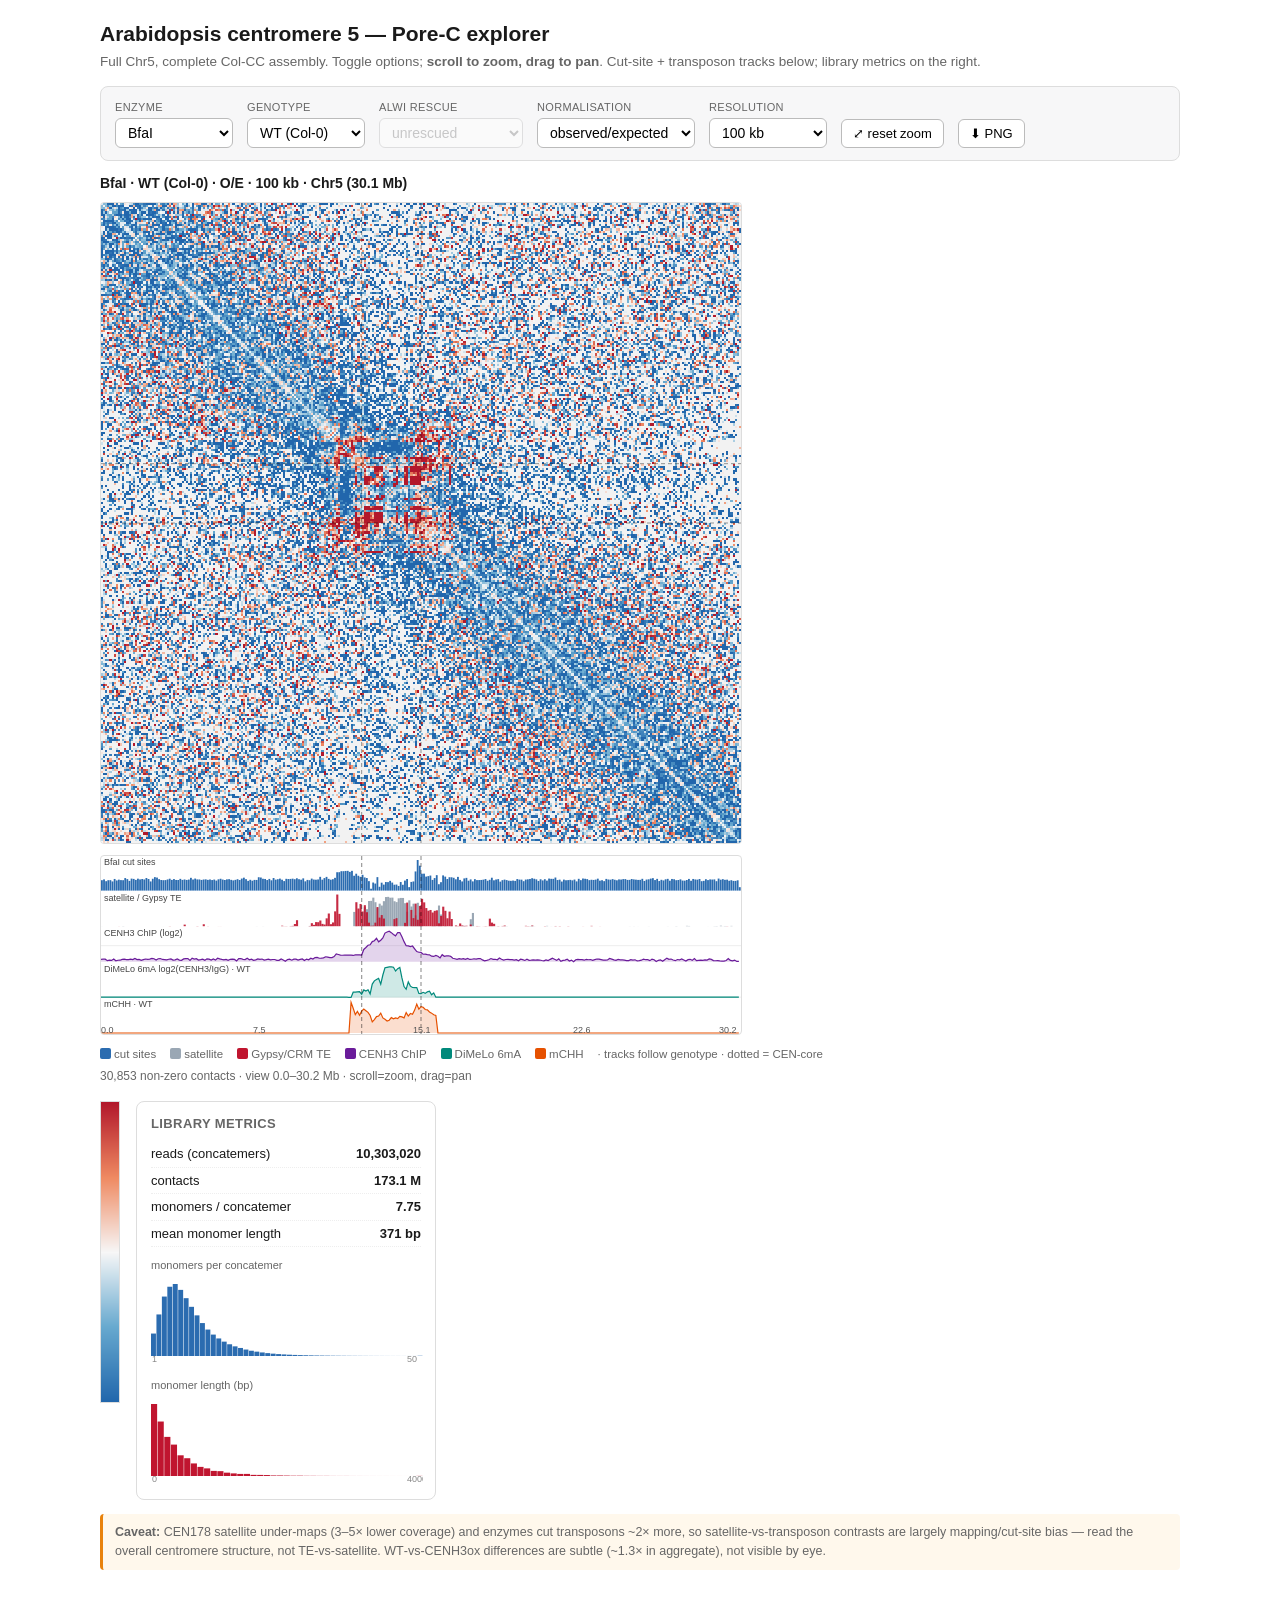
<file: cen5_explorer/index.html>
<!doctype html>
<html lang="en">
<head>
<meta charset="utf-8">
<meta name="viewport" content="width=device-width, initial-scale=1">
<title>Arabidopsis CEN5 Pore-C explorer</title>
<style>
  :root{--ink:#1a1a1a;--mut:#666;--line:#ddd;--box:#f7f7f8;--accent:#c0152f}
  *{box-sizing:border-box}
  body{font:15px/1.5 -apple-system,Segoe UI,Roboto,Helvetica,Arial,sans-serif;color:var(--ink);margin:0 auto;padding:18px 20px 60px;max-width:1120px}
  h1{font-size:21px;margin:0 0 2px} .sub{color:var(--mut);font-size:13.5px;margin:0 0 14px}
  .controls{display:flex;flex-wrap:wrap;gap:14px;align-items:flex-end;background:var(--box);border:1px solid var(--line);border-radius:8px;padding:12px 14px;margin-bottom:12px}
  .ctl{display:flex;flex-direction:column;gap:3px} .ctl label{font-size:11px;color:var(--mut);text-transform:uppercase;letter-spacing:.03em}
  select{font-size:14px;padding:5px 8px;border:1px solid #bbb;border-radius:6px;background:#fff;min-width:118px}
  select:disabled{opacity:.4}
  button{font-size:13px;padding:6px 11px;border:1px solid #bbb;border-radius:6px;background:#fff;cursor:pointer}
  #title{font-size:14px;font-weight:600;margin:2px 0 8px}
  .wrap{display:flex;gap:16px;align-items:flex-start;flex-wrap:wrap}
  canvas{background:#fff}
  #hm{border:1px solid var(--line);border-radius:4px;cursor:grab;image-rendering:pixelated}
  #hm.drag{cursor:grabbing}
  #tracks{border:1px solid var(--line);border-radius:4px;margin-top:4px}
  #cb{border:1px solid var(--line)}
  .panel{width:300px;border:1px solid var(--line);border-radius:8px;padding:12px 14px;font-size:13px}
  .panel h3{margin:0 0 8px;font-size:13px;text-transform:uppercase;letter-spacing:.03em;color:var(--mut)}
  .m{display:flex;justify-content:space-between;padding:3px 0;border-bottom:1px dotted #eee}
  .m b{font-variant-numeric:tabular-nums}
  .chart{margin-top:10px} .chart .ct{font-size:11px;color:var(--mut);margin-bottom:2px}
  .note{font-size:12.5px;color:var(--mut);background:#fff8ec;border-left:3px solid #e8820c;padding:9px 12px;border-radius:4px;margin-top:14px}
  .legend{font-size:11.5px;color:var(--mut);display:flex;gap:14px;margin-top:5px;flex-wrap:wrap}
  .sw{display:inline-block;width:11px;height:11px;border-radius:2px;vertical-align:-1px;margin-right:3px}
  #status{font-size:12px;color:var(--mut);margin-top:3px}
</style>
</head>
<body>
<h1>Arabidopsis centromere 5 — Pore-C explorer</h1>
<p class="sub">Full Chr5, complete Col-CC assembly. Toggle options; <b>scroll to zoom, drag to pan</b>. Cut-site + transposon tracks below; library metrics on the right.</p>

<div class="controls">
  <div class="ctl"><label>Enzyme</label><select id="enzyme"><option>BfaI</option><option>AlwI</option></select></div>
  <div class="ctl"><label>Genotype</label><select id="geno"><option value="WT">WT (Col-0)</option><option value="OX">CENH3ox</option></select></div>
  <div class="ctl" id="runctl"><label>AlwI run</label><select id="run"></select></div>
  <div class="ctl"><label>AlwI rescue</label><select id="rescue"><option value="unrescued">unrescued</option><option value="rescued">rescued (SA-tag)</option></select></div>
  <div class="ctl"><label>Normalisation</label><select id="norm"><option value="oe">observed/expected</option><option value="raw">raw (log)</option><option value="vc">coverage-balanced</option></select></div>
  <div class="ctl"><label>Resolution</label><select id="res"><option value="100">100 kb</option><option value="50">50 kb</option><option value="25">25 kb</option></select></div>
  <div class="ctl"><label>&nbsp;</label><button id="reset">⤢ reset zoom</button></div>
  <div class="ctl"><label>&nbsp;</label><button id="dl">⬇ PNG</button></div>
</div>

<div id="title">—</div>
<div class="wrap">
  <div>
    <canvas id="hm" width="640" height="640"></canvas>
    <canvas id="tracks" width="640" height="178"></canvas>
    <div class="legend"><span><span class="sw" style="background:#2b6cb0"></span>cut sites</span>
      <span><span class="sw" style="background:#9aa7b4"></span>satellite</span>
      <span><span class="sw" style="background:#c0152f"></span>Gypsy/CRM TE</span>
      <span><span class="sw" style="background:#6a1b9a"></span>CENH3 ChIP</span>
      <span><span class="sw" style="background:#00897b"></span>DiMeLo 6mA</span>
      <span><span class="sw" style="background:#e65100"></span>mCHH</span>
      <span>· tracks follow genotype · dotted = CEN‑core</span></div>
    <div id="status"></div>
  </div>
  <canvas id="cb" width="18" height="300" title="colour scale"></canvas>
  <div class="panel">
    <h3>Library metrics</h3>
    <div class="m"><span>reads (concatemers)</span><b id="m_reads">–</b></div>
    <div class="m"><span>contacts</span><b id="m_contacts">–</b></div>
    <div class="m"><span>monomers / concatemer</span><b id="m_mpc">–</b></div>
    <div class="m"><span>mean monomer length</span><b id="m_len">–</b></div>
    <div class="chart"><div class="ct">monomers per concatemer</div><canvas id="ch_order" width="272" height="86"></canvas></div>
    <div class="chart"><div class="ct">monomer length (bp)</div><canvas id="ch_len" width="272" height="86"></canvas></div>
  </div>
</div>

<div class="note"><b>Caveat:</b> CEN178 satellite under‑maps (3–5× lower coverage) and enzymes cut transposons ~2× more, so satellite‑vs‑transposon contrasts are largely mapping/cut‑site bias — read the overall centromere structure, not TE‑vs‑satellite. WT‑vs‑CENH3ox differences are subtle (~1.3× in aggregate), not visible by eye.</div>

<script>
const E={enzyme:'BfaI',geno:'WT',run:'pooled',rescue:'unrescued',norm:'oe',res:'100'};
const RUNS={WT:['pooled','Sept','May','Apr15','Apr06','ZymoAug'],OX:['Oct']};
function setRuns(){const sel=document.getElementById('run');const rs=RUNS[E.geno];sel.innerHTML=rs.map(r=>`<option>${r}</option>`).join('');if(!rs.includes(E.run))E.run=rs[0];sel.value=E.run;}
function toggleAlwI(){const isA=E.enzyme==='AlwI';document.getElementById('runctl').style.display=isA?'':'none';document.getElementById('rescue').disabled=!isA;}
const cache={}; let MET=null;
const hm=document.getElementById('hm'), hx=hm.getContext('2d');
const tk=document.getElementById('tracks'), tx=tk.getContext('2d');
const off=document.createElement('canvas'); const ox2=off.getContext('2d');
const HS=640, TH=178;
let G=null, view={x0:0,y0:0,w:1};
function fname(){const r=(E.enzyme==='AlwI')?E.rescue:'unrescued';
  return (E.enzyme==='AlwI')?`data/AlwI_${E.geno}_${E.run}_${r}_${E.res}kb.json`:`data/BfaI_${E.geno}_${r}_${E.res}kb.json`;}
async function getJSON(f){ if(cache[f]) return cache[f]; const d=await fetch(f).then(r=>r.json()); cache[f]=d; return d; }
function lerp(a,b,t){return a+(b-a)*t;}
function ramp(s,t){t=Math.max(0,Math.min(1,t));for(let i=0;i<s.length-1;i++){const[p0,c0]=s[i],[p1,c1]=s[i+1];if(t<=p1){const u=(t-p0)/(p1-p0||1);return[lerp(c0[0],c1[0],u),lerp(c0[1],c1[1],u),lerp(c0[2],c1[2],u)];}}return s[s.length-1][1];}
const HIC=[[0,[255,255,255]],[.2,[255,240,224]],[.4,[253,204,138]],[.6,[252,141,89]],[.78,[227,74,51]],[.9,[179,0,0]],[1,[109,0,0]]];
const RDBU=[[0,[33,102,172]],[.25,[103,169,207]],[.5,[247,247,247]],[.75,[239,138,98]],[1,[178,24,43]]];
const hic=t=>ramp(HIC,t), rdbu=t=>ramp(RDBU,t);
function pct(a,p){const s=a.filter(isFinite).sort((x,y)=>x-y);return s.length?s[Math.min(s.length-1,Math.floor(p/100*s.length))]:0;}
const clamp=(v,a,b)=>Math.max(a,Math.min(b,v));

async function compute(){
  toggleAlwI();
  const m=await getJSON(fname()); const t=await getJSON(`data/tracks_${E.res}kb.json`);
  const n=m.n; const M=new Float64Array(n*n);
  for(let k=0;k<m.i.length;k++){const i=m.i[k],j=m.j[k],v=m.v[k];M[i*n+j]=v;M[j*n+i]=v;}
  let disp=new Float64Array(n*n).fill(NaN), cmap,lo,hi,center=false;
  if(E.norm==='raw'||E.norm==='vc'){
    let A=M;
    if(E.norm==='vc'){const cov=new Float64Array(n);for(let i=0;i<n;i++){let s=0;for(let j=0;j<n;j++)s+=M[i*n+j];cov[i]=s;}
      let mc=0,c=0;for(let i=0;i<n;i++)if(cov[i]>0){mc+=cov[i];c++;}mc/=c;A=new Float64Array(n*n);
      for(let i=0;i<n;i++)for(let j=0;j<n;j++)if(M[i*n+j]>0&&cov[i]>0&&cov[j]>0)A[i*n+j]=M[i*n+j]/Math.sqrt(cov[i]*cov[j])*mc;}
    for(let k=0;k<n*n;k++)disp[k]=A[k]>0?Math.log10(1+A[k]):NaN;
    const arr=Array.from(disp); lo=pct(arr,55); hi=pct(arr,99.6); cmap=hic;
  } else {
    const exp=new Float64Array(n),cnt=new Float64Array(n);
    for(let i=0;i<n;i++)for(let j=i;j<n;j++)if(M[i*n+j]>0){exp[j-i]+=M[i*n+j];cnt[j-i]++;}
    for(let d=0;d<n;d++)exp[d]=cnt[d]>0?exp[d]/cnt[d]:NaN;
    for(let i=0;i<n;i++)for(let j=0;j<n;j++){const v=M[i*n+j];disp[i*n+j]=(v>0&&exp[Math.abs(i-j)]>0)?Math.log2(v/exp[Math.abs(i-j)]):NaN;}
    lo=-2;hi=2;cmap=rdbu;center=true;
  }
  off.width=n;off.height=n;const img=ox2.createImageData(n,n);const D=img.data;
  for(let k=0;k<n*n;k++){const v=disp[k];const c=isFinite(v)?cmap((v-lo)/(hi-lo)):[242,242,242];D[k*4]=c[0];D[k*4+1]=c[1];D[k*4+2]=c[2];D[k*4+3]=255;}
  ox2.putImageData(img,0,0);
  G={n,t,cmap,lo,hi,center,nz:m.i.length};
  view={x0:0,y0:0,w:n};
  // colorbar
  const cb=document.getElementById('cb'),cx=cb.getContext('2d');for(let y=0;y<300;y++){const c=cmap(1-y/300);cx.fillStyle=`rgb(${c[0]|0},${c[1]|0},${c[2]|0})`;cx.fillRect(0,y,18,1);}
  draw(); metrics();
  const rn=(E.enzyme==='AlwI')?(' · '+E.run+' · '+E.rescue):'';
  document.getElementById('title').textContent=`${E.enzyme} · ${E.geno==='WT'?'WT (Col-0)':'CENH3ox'}${rn} · ${E.norm==='oe'?'O/E':E.norm==='vc'?'coverage-balanced':'raw(log)'} · ${E.res} kb · Chr5 (${(t.chrlen/1e6).toFixed(1)} Mb)`;
}
function draw(){
  if(!G)return; const {n,t}=G; const sc=HS/view.w;
  hx.clearRect(0,0,HS,HS); hx.imageSmoothingEnabled=false;
  hx.drawImage(off, view.x0, view.y0, view.w, view.w, 0,0, HS,HS);
  hx.strokeStyle='rgba(0,0,0,.4)';hx.setLineDash([4,3]);hx.lineWidth=1;
  for(const b of t.core){const sx=(b-view.x0)*sc, sy=(b-view.y0)*sc;hx.beginPath();hx.moveTo(sx,0);hx.lineTo(sx,HS);hx.moveTo(0,sy);hx.lineTo(HS,sy);hx.stroke();}
  hx.setLineDash([]);
  // ---- stacked tracks (genotype-aware for bio tracks) ----
  tx.clearRect(0,0,HS,TH); const w=HS/view.w;
  const b0=Math.max(0,Math.floor(view.x0)), b1=Math.min(n,Math.ceil(view.x0+view.w));
  const G5=(E.geno==='OX'?'CENH3ox':'WT');
  const bands=[
    {label:E.enzyme+' cut sites', data:(E.enzyme==='AlwI'?t.alwi:t.bfai), color:'#2b6cb0', bars:true},
    {label:'satellite / Gypsy TE', te:true},
    {label:'CENH3 ChIP (log2)', data:t.cenh3_chip, color:'#6a1b9a'},
    {label:'DiMeLo 6mA log2(CENH3/IgG) · '+G5, data:(E.geno==='OX'?t.dimelo_ox:t.dimelo_wt), color:'#00897b'},
    {label:'mCHH · '+G5, data:(E.geno==='OX'?t.mchh_ox:t.mchh_wt), color:'#e65100'},
  ];
  const bh=TH/bands.length;
  bands.forEach((bd,bi)=>{const base=(bi+1)*bh-1;
    if(bd.te){for(let b=b0;b<b1;b++){const sx=(b-view.x0)*w;
      tx.fillStyle='#9aa7b4';tx.fillRect(sx,base-(bh-5)*t.sat[b],Math.max(1,w),(bh-5)*t.sat[b]);
      tx.fillStyle='rgba(192,21,47,.9)';tx.fillRect(sx,base-(bh-5)*t.gyp[b],Math.max(1,w),(bh-5)*t.gyp[b]);}}
    else if(bd.bars&&bd.data){let mx=1e-9;for(let b=0;b<n;b++)mx=Math.max(mx,bd.data[b]||0);tx.fillStyle=bd.color;
      for(let b=b0;b<b1;b++){const sx=(b-view.x0)*w;const h=(bh-5)*(bd.data[b]||0)/mx;tx.fillRect(sx,base-h,Math.max(1,w-0.3),h);}}
    else if(bd.data){
      let mn=Infinity,mx=-Infinity;for(let b=0;b<n;b++){const v=bd.data[b];if(isFinite(v)){if(v<mn)mn=v;if(v>mx)mx=v;}}
      if(!isFinite(mn)){mn=0;mx=1;} const rng=(mx-mn)||1; const yof=b=>base-(bh-5)*((isFinite(bd.data[b])?bd.data[b]:mn)-mn)/rng;
      if(mn<0){const yz=base-(bh-5)*(0-mn)/rng;tx.strokeStyle='rgba(0,0,0,.15)';tx.lineWidth=.5;tx.beginPath();tx.moveTo(0,yz);tx.lineTo(HS,yz);tx.stroke();}
      tx.beginPath();tx.moveTo((b0-view.x0)*w,base);
      for(let b=b0;b<b1;b++)tx.lineTo((b-view.x0)*w,yof(b));
      tx.lineTo((b1-1-view.x0)*w,base);tx.closePath();tx.fillStyle=bd.color+'30';tx.fill();
      tx.beginPath();for(let b=b0;b<b1;b++){const sx=(b-view.x0)*w;if(b===b0)tx.moveTo(sx,yof(b));else tx.lineTo(sx,yof(b));}
      tx.strokeStyle=bd.color;tx.lineWidth=1.2;tx.stroke();}
    tx.fillStyle='#444';tx.font='9px sans-serif';tx.fillText(bd.label,3,bi*bh+9);});
  tx.strokeStyle='rgba(0,0,0,.4)';tx.setLineDash([4,3]);for(const b of t.core){const sx=(b-view.x0)*w;tx.beginPath();tx.moveTo(sx,0);tx.lineTo(sx,TH);tx.stroke();}tx.setLineDash([]);
  tx.fillStyle='#555';tx.font='9px sans-serif';for(let f=0;f<=4;f++){const b=view.x0+f/4*view.w;tx.fillText((b*t.res/1e6).toFixed(1),clamp(f/4*HS-8,0,HS-22),TH-1);}
  document.getElementById('status').textContent=`${G.nz.toLocaleString()} non-zero contacts · view ${(view.x0*t.res/1e6).toFixed(1)}–${((view.x0+view.w)*t.res/1e6).toFixed(1)} Mb · scroll=zoom, drag=pan`;
}
function barchart(cid,obj,logy,color){
  const c=document.getElementById(cid),g=c.getContext('2d');g.clearRect(0,0,272,86);
  const keys=Object.keys(obj).map(Number).sort((a,b)=>a-b);
  if(!keys.length){g.fillStyle='#aaa';g.font='11px sans-serif';g.fillText('computing on cluster…',8,46);return;}
  const vals=keys.map(k=>obj[k]); const mx=Math.max(...vals.map(v=>logy?Math.log10(1+v):v));
  const w=272/keys.length;
  g.fillStyle=color;
  keys.forEach((k,i)=>{const v=logy?Math.log10(1+obj[k]):obj[k];const h=72*v/mx;g.fillRect(i*w,80-h,Math.max(1,w-0.5),h);});
  g.fillStyle='#888';g.font='9px sans-serif';g.fillText(keys[0],1,86);g.fillText(keys[keys.length-1],256,86);
}
function metrics(){
  if(!MET){document.getElementById('m_reads').textContent='…';return;}
  const key=(E.enzyme==='AlwI')?`AlwI_${E.geno}_${E.run}`:`BfaI_${E.geno}`; const d=MET[key]; if(!d){document.getElementById('m_reads').textContent='–';return;}
  const r=(E.enzyme==='AlwI')?E.rescue:'unrescued';
  document.getElementById('m_reads').textContent=d.reads.toLocaleString();
  document.getElementById('m_contacts').textContent=(d.contacts[r]/1e6).toFixed(1)+' M';
  document.getElementById('m_mpc').textContent=d.mono_per_concat;
  document.getElementById('m_len').textContent=d.mean_len+' bp';
  barchart('ch_order',d.order_hist||{},false,'#2b6cb0');
  barchart('ch_len',d.len_hist||{},false,'#c0152f');
}
// zoom / pan
hm.addEventListener('wheel',e=>{e.preventDefault();if(!G)return;const r=hm.getBoundingClientRect();const mx=(e.clientX-r.left)/HS,my=(e.clientY-r.top)/HS;
  const bx=view.x0+mx*view.w,by=view.y0+my*view.w;const f=e.deltaY<0?0.82:1/0.82;let nw=clamp(view.w*f,6,G.n);
  view.x0=clamp(bx-mx*nw,0,G.n-nw);view.y0=clamp(by-my*nw,0,G.n-nw);view.w=nw;draw();},{passive:false});
let drag=null;
hm.addEventListener('mousedown',e=>{drag={x:e.clientX,y:e.clientY,x0:view.x0,y0:view.y0};hm.classList.add('drag');});
window.addEventListener('mousemove',e=>{if(!drag||!G)return;const dpb=view.w/HS;view.x0=clamp(drag.x0-(e.clientX-drag.x)*dpb,0,G.n-view.w);view.y0=clamp(drag.y0-(e.clientY-drag.y)*dpb,0,G.n-view.w);draw();});
window.addEventListener('mouseup',()=>{drag=null;hm.classList.remove('drag');});
document.getElementById('reset').addEventListener('click',()=>{if(G){view={x0:0,y0:0,w:G.n};draw();}});
document.getElementById('enzyme').addEventListener('change',e=>{E.enzyme=e.target.value;toggleAlwI();setRuns();compute();});document.getElementById('geno').addEventListener('change',e=>{E.geno=e.target.value;setRuns();compute();});document.getElementById('run').addEventListener('change',e=>{E.run=e.target.value;compute();});for(const id of ['rescue','norm','res'])document.getElementById(id).addEventListener('change',ev=>{E[id]=ev.target.value;compute();});
document.getElementById('dl').addEventListener('click',()=>{const c=document.createElement('canvas');c.width=HS;c.height=HS+TH+4;const g=c.getContext('2d');g.fillStyle='#fff';g.fillRect(0,0,c.width,c.height);g.drawImage(hm,0,0);g.drawImage(tk,0,HS+4);const a=document.createElement('a');a.download=`CEN5_${E.enzyme}_${E.geno}_${E.res}kb_${E.norm}.png`;a.href=c.toDataURL();a.click();});
setRuns();toggleAlwI();getJSON('data/metrics.json').then(d=>{MET=d;metrics();});
compute();
</script>
</body>
</html>
</file>
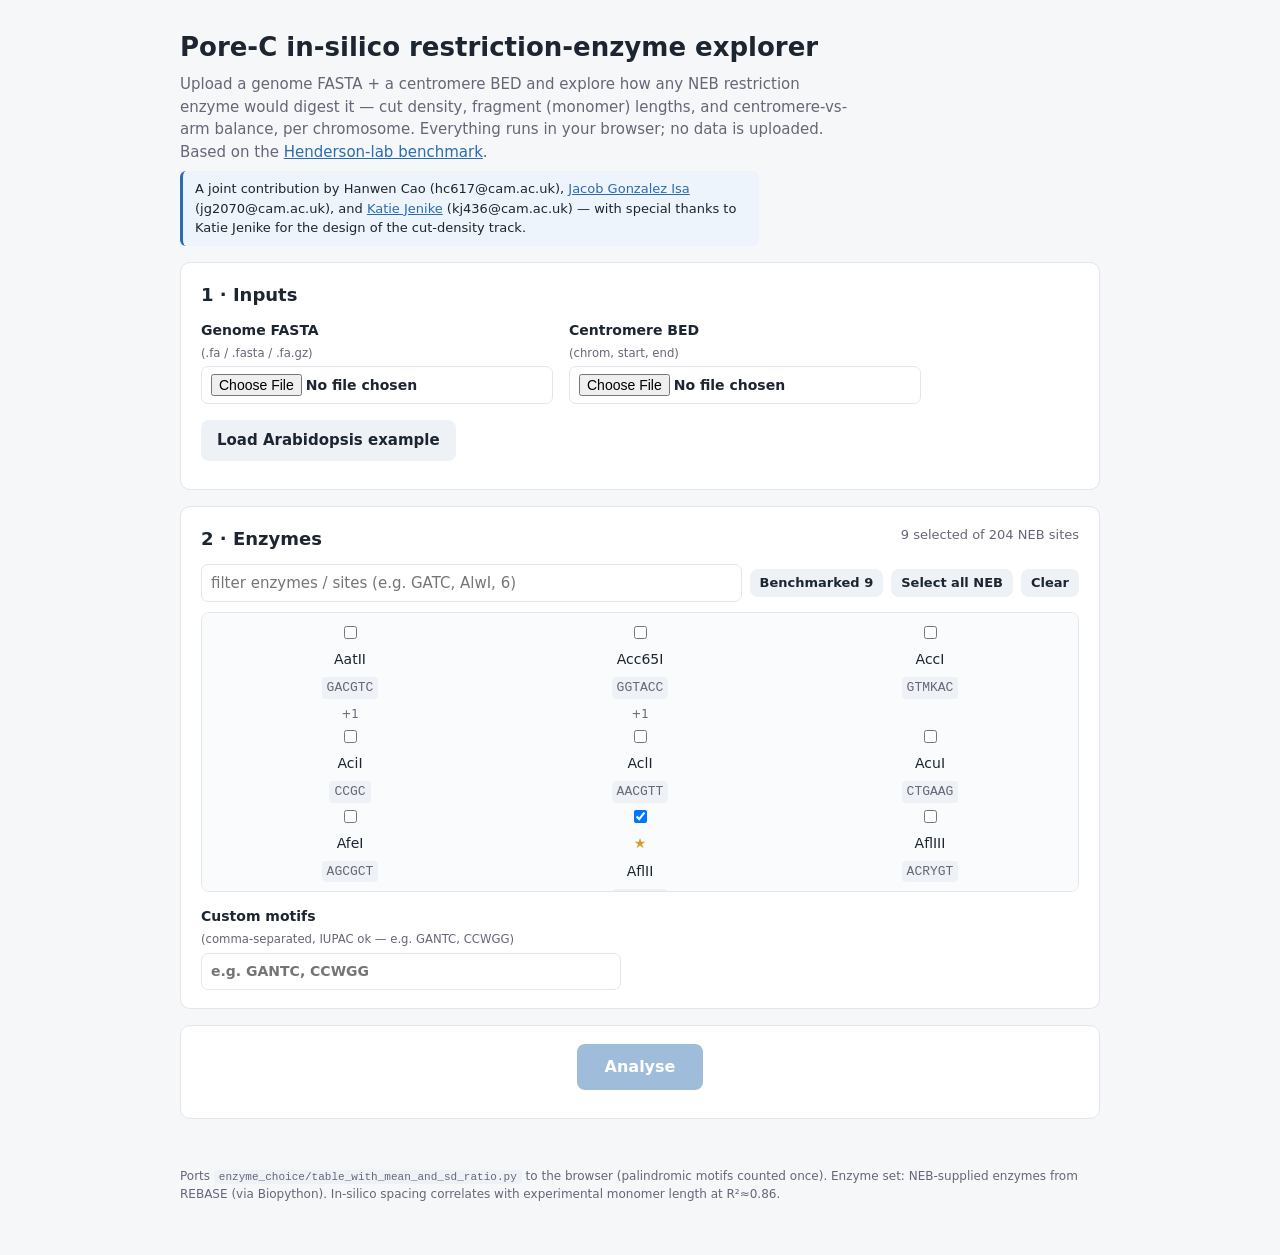
<file: webapp/index.html>
<!DOCTYPE html>
<html lang="en">
<head>
<meta charset="utf-8">
<meta name="viewport" content="width=device-width, initial-scale=1">
<title>Pore-C Enzyme Explorer</title>
<link rel="stylesheet" href="style.css">
<script src="https://cdn.plot.ly/plotly-2.35.2.min.js" charset="utf-8"></script>
</head>
<body>
<header>
  <h1>Pore-C in-silico restriction-enzyme explorer</h1>
  <p class="sub">Upload a genome FASTA + a centromere BED and explore how any NEB restriction enzyme
  would digest it — cut density, fragment (monomer) lengths, and centromere-vs-arm balance, per chromosome.
  Everything runs in your browser; no data is uploaded. Based on the
  <a href="https://github.com/jacgonisa/porec_hendersonlab" target="_blank" rel="noopener">Henderson-lab benchmark</a>.</p>
  <p class="ack">A joint contribution by
  Hanwen Cao (hc617@cam.ac.uk),
  <a href="https://github.com/jacgonisa" target="_blank" rel="noopener">Jacob Gonzalez Isa</a> (jg2070@cam.ac.uk),
  and <a href="https://github.com/kjenike" target="_blank" rel="noopener">Katie Jenike</a> (kj436@cam.ac.uk)
  — with special thanks to Katie Jenike for the design of the cut-density track.</p>
</header>

<main>
  <section class="card">
    <h2>1 · Inputs</h2>
    <div class="inputs">
      <label>Genome FASTA <small>(.fa / .fasta / .fa.gz)</small>
        <input type="file" id="fasta" accept=".fa,.fasta,.fna,.fa.gz,.fasta.gz,.fna.gz,.gz"></label>
      <label>Centromere BED <small>(chrom, start, end)</small>
        <input type="file" id="bed" accept=".bed,.txt,.tsv"></label>
      <button id="example" class="ghost">Load Arabidopsis example</button>
    </div>
    <p class="filestatus" id="filestatus"></p>
  </section>

  <section class="card">
    <h2>2 · Enzymes <span id="enzcount" class="hint" style="float:right;font-weight:400"></span></h2>
    <div class="enztools">
      <input type="text" id="enzsearch" placeholder="filter enzymes / sites (e.g. GATC, AlwI, 6)">
      <button id="selBench" class="ghost small">Benchmarked 9</button>
      <button id="selAll" class="ghost small">Select all NEB</button>
      <button id="selNone" class="ghost small">Clear</button>
    </div>
    <div id="enzlist" class="enzlist"></div>
    <label class="custom">Custom motifs <small>(comma-separated, IUPAC ok — e.g. GANTC, CCWGG)</small>
      <input type="text" id="custom" placeholder="e.g. GANTC, CCWGG"></label>
  </section>

  <section class="card run">
    <button id="run" disabled>Analyse</button>
    <p class="hint" id="runhint"></p>
    <div id="progress" class="progress hidden"><div id="bar"></div><span id="pmsg"></span></div>
    <p id="warn" class="warn hidden"></p>
  </section>

  <section id="results" class="hidden">
    <div class="card">
      <h2>Metrics <button id="csv" class="ghost small">Download CSV</button></h2>
      <p class="hint">Click a column header to sort. Type to filter. All metrics are computable from sequence alone.</p>
      <input type="text" id="tablefilter" placeholder="filter table…" class="tablefilter">
      <div class="tablewrap"><table id="ranktable"></table></div>
    </div>

    <div class="card">
      <h2>Balance map</h2>
      <div class="selrow"><label>Region <select id="scChrom"></select></label></div>
      <p class="hint"><b>x = 0</b> means equal cutting in centromere &amp; arms. Left = over-cuts centromere; right = under-cuts it.
      Marker colour = overall cut density (cuts/kb, log scale) — a third dimension beyond the axes. Hover for the enzyme.</p>
      <div id="scatter" class="plot"></div>
    </div>

    <div class="card">
      <h2>Cut-density track</h2>
      <div class="selrow">
        <label>Chromosome <select id="trackChrom"></select></label>
        <label>Enzyme <select id="trackEnz"></select></label>
        <label>Bin size <select id="trackBin">
          <option value="200">200 bp</option><option value="500">500 bp</option>
          <option value="1000" selected>1 kb</option><option value="2000">2 kb</option>
          <option value="5000">5 kb</option><option value="10000">10 kb</option></select></label>
      </div>
      <p class="hint">The overview auto-coarsens for speed; the chosen bin size is the finest used — <b>zoom in</b> (drag or box-select) to reach it. Double-click to reset.</p>
      <div id="track" class="plot"></div>
    </div>

    <div class="card">
      <h2>Predicted monomer (fragment) lengths</h2>
      <div class="selrow">
        <label>Region <select id="monoChrom"></select></label>
        <label>Enzyme <select id="monoEnz"></select></label>
      </div>
      <p class="hint">Distance between cuts ≈ Pore-C monomer length. Nanopore sweet spot ~0.8–1.4 kb (dotted lines).</p>
      <div id="mono" class="plot"></div>
    </div>
  </section>
</main>

<footer>
  <p>Ports <code>enzyme_choice/table_with_mean_and_sd_ratio.py</code> to the browser (palindromic motifs counted once).
  Enzyme set: NEB-supplied enzymes from REBASE (via Biopython). In-silico spacing correlates with experimental monomer length at R²≈0.86.</p>
</footer>

<script src="app.js?v=6"></script>
</body>
</html>
</file>
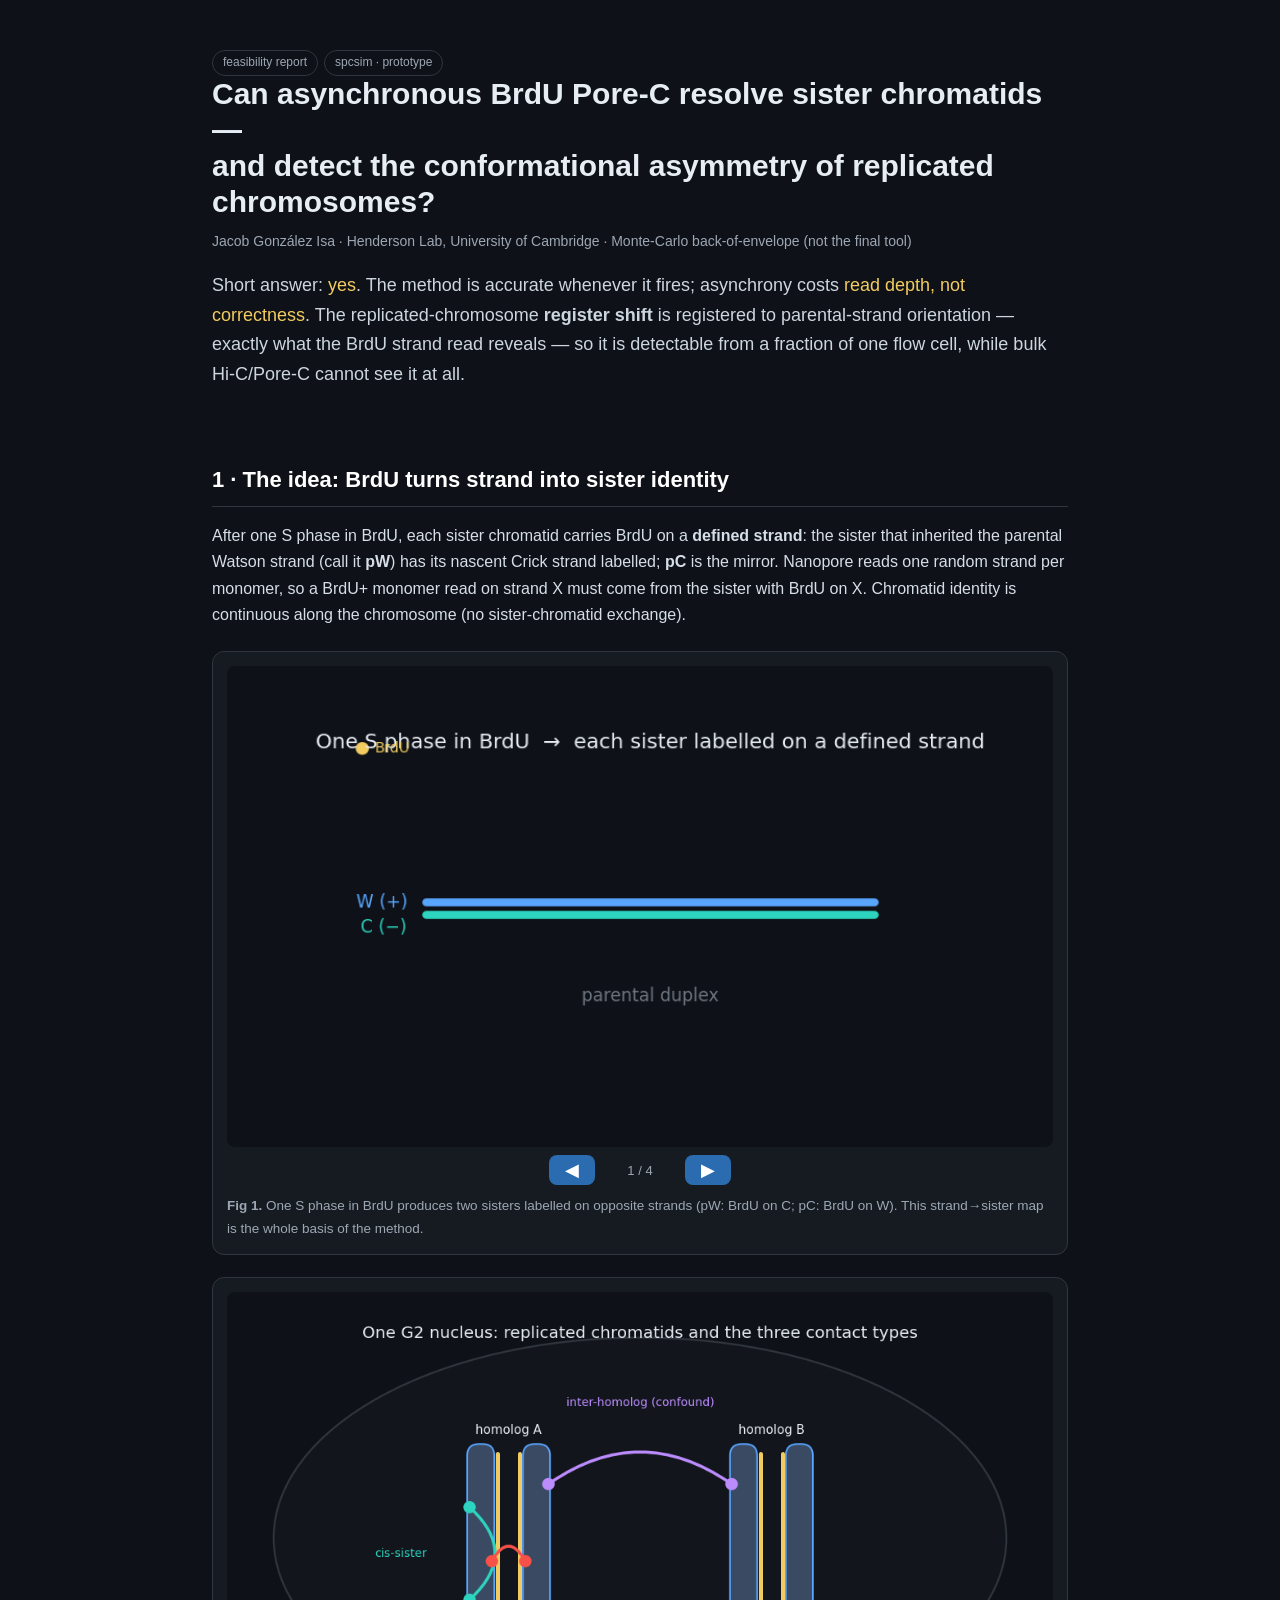
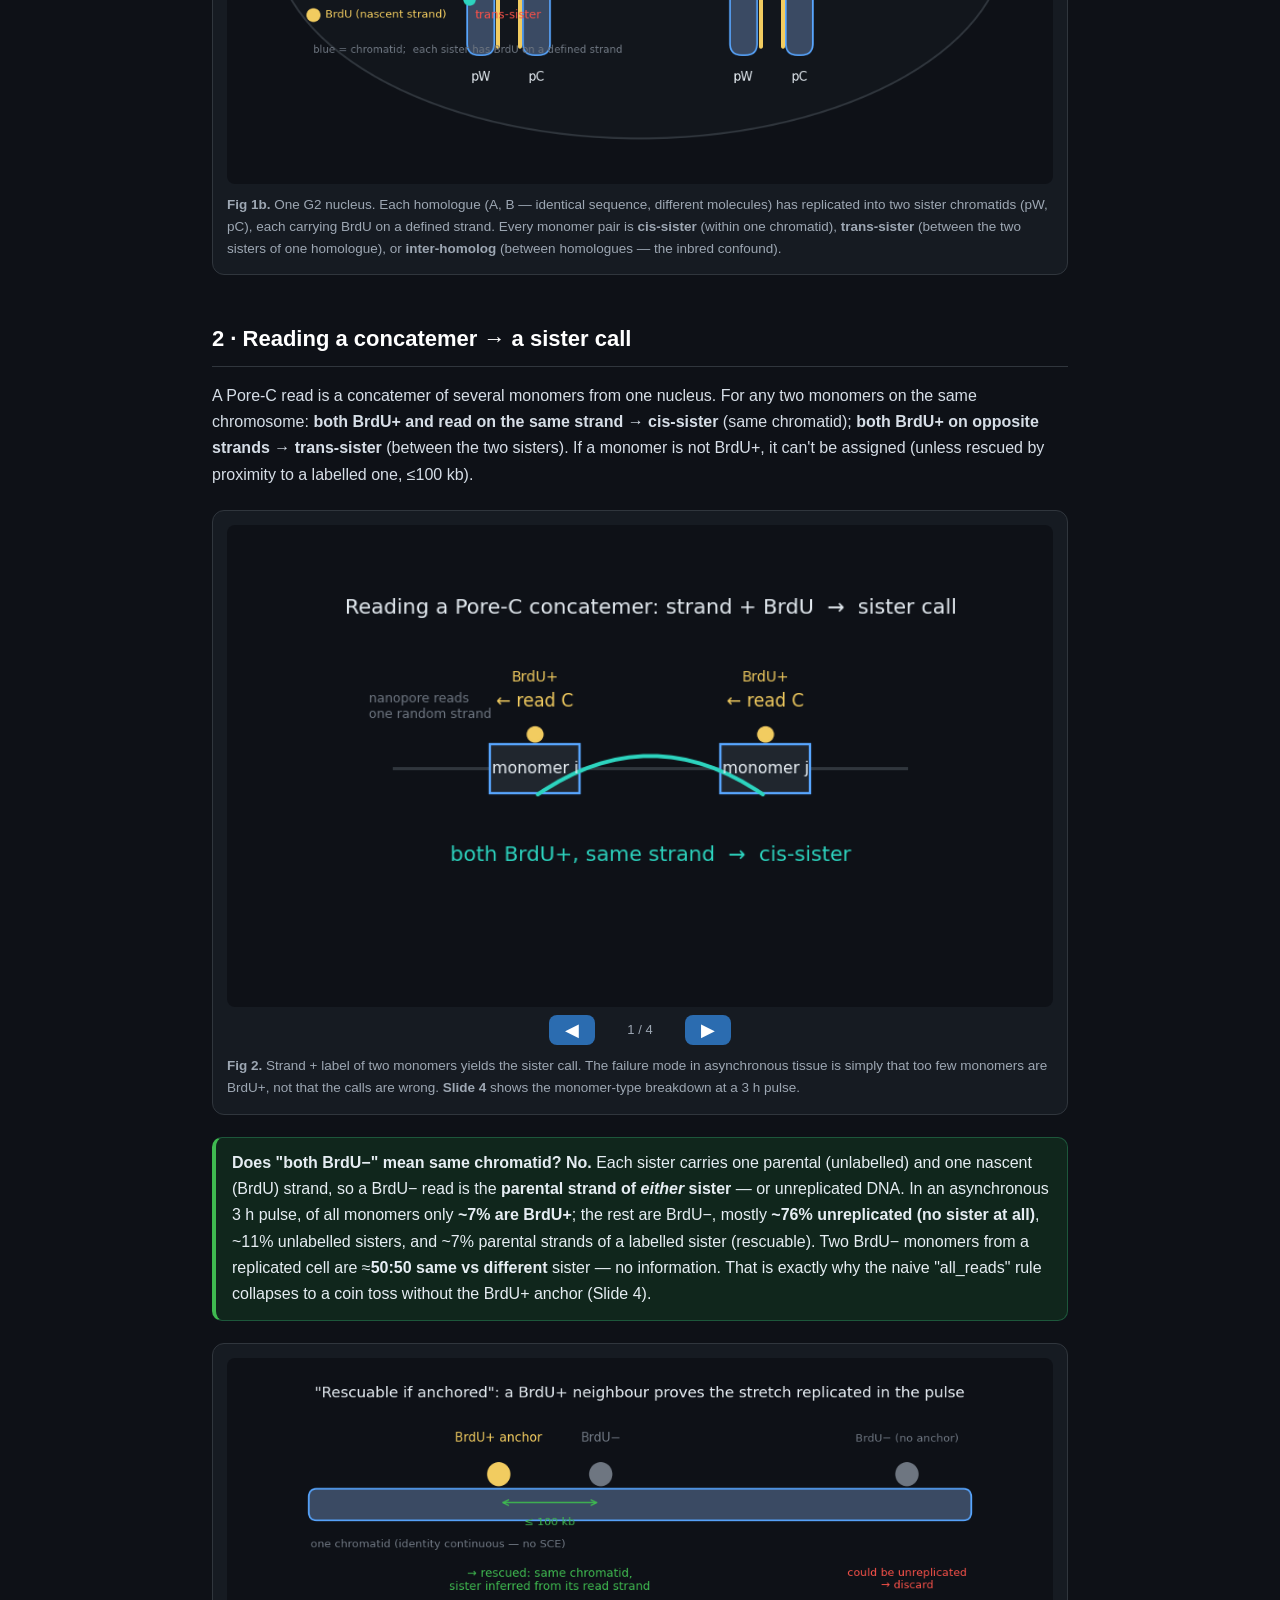
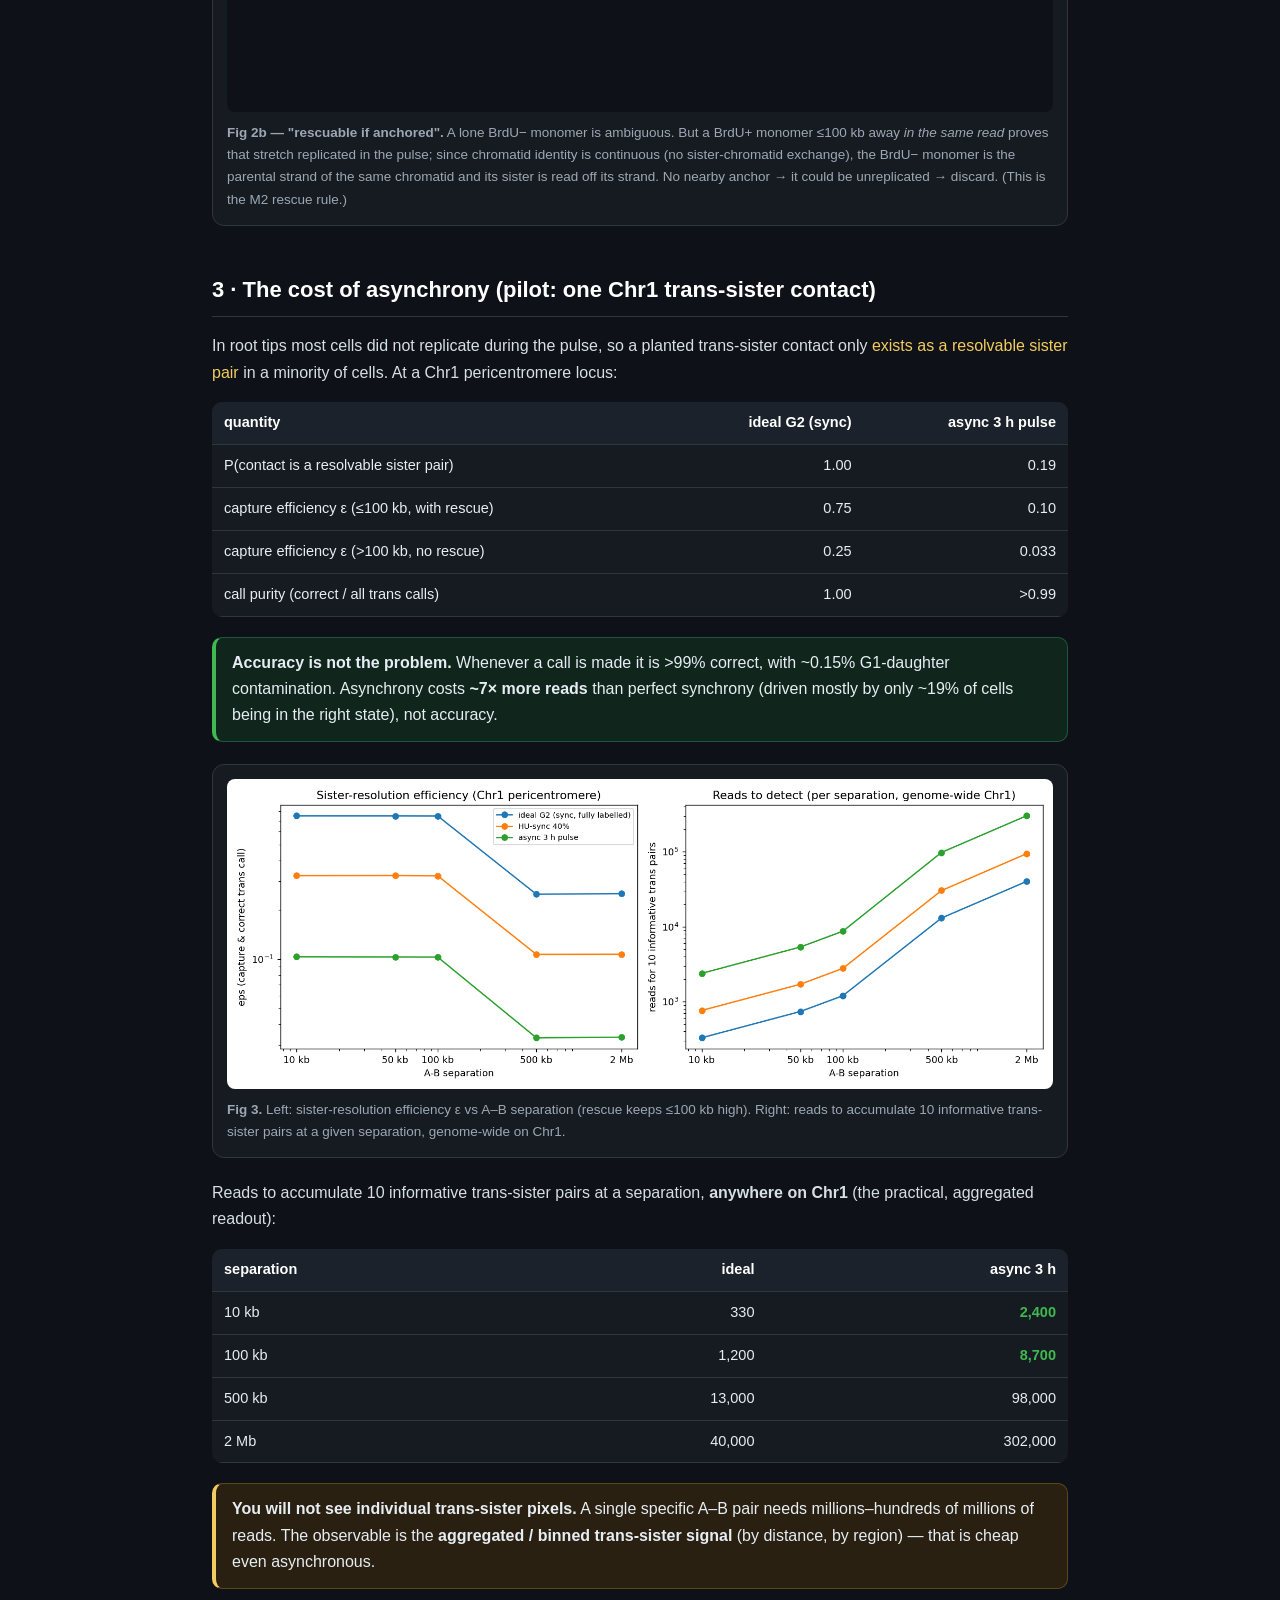
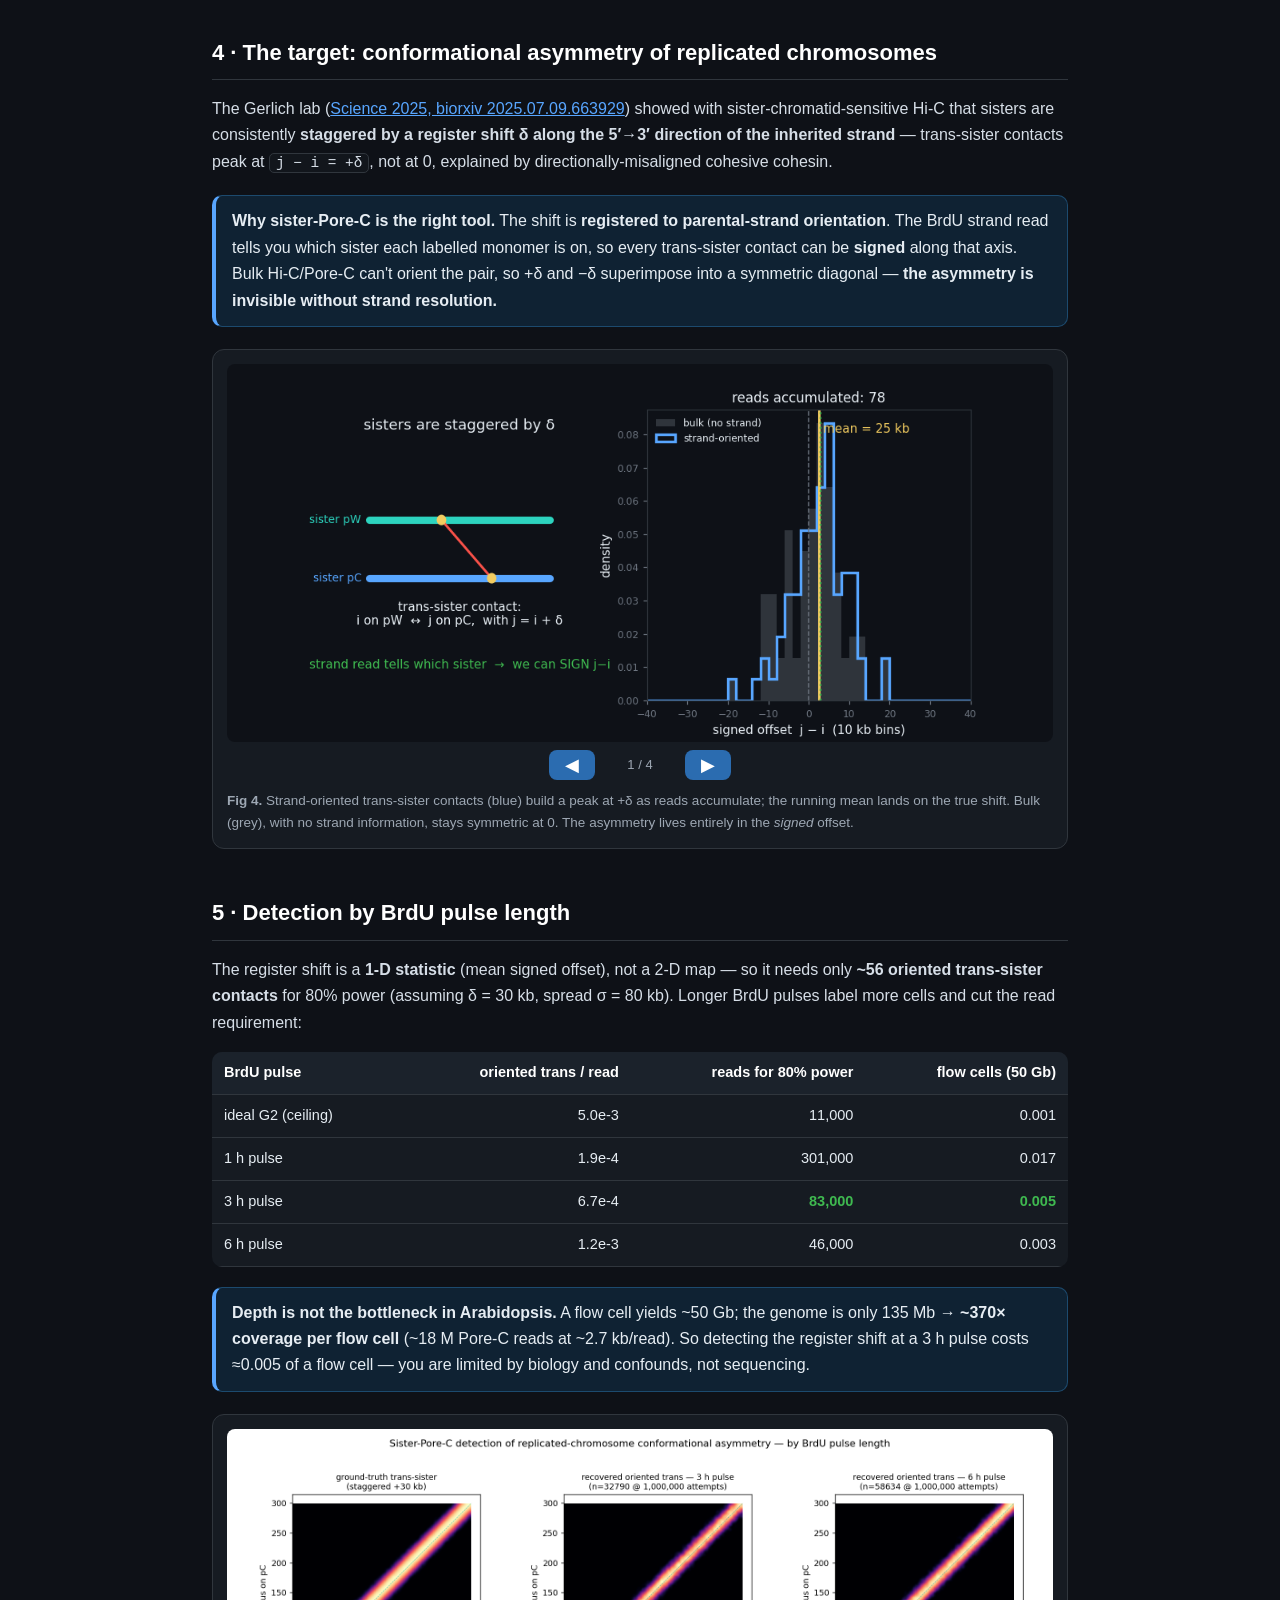
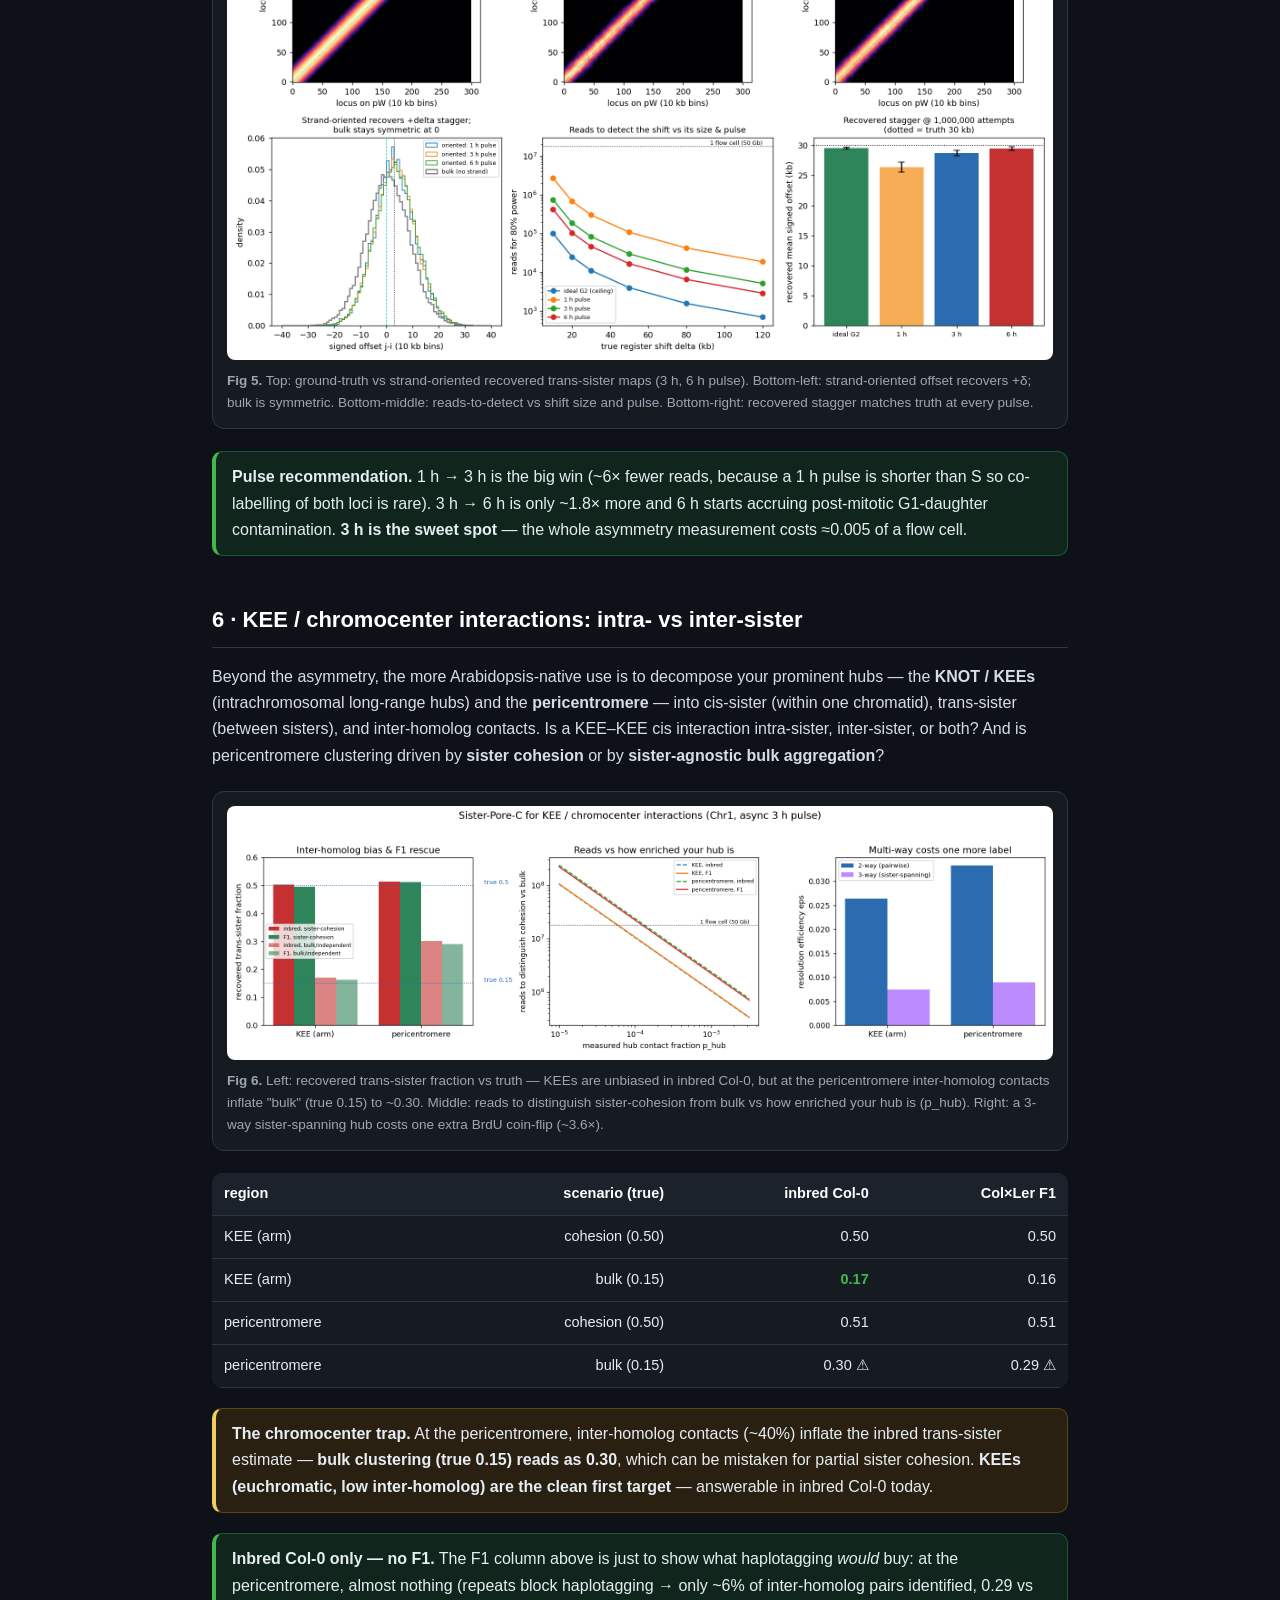
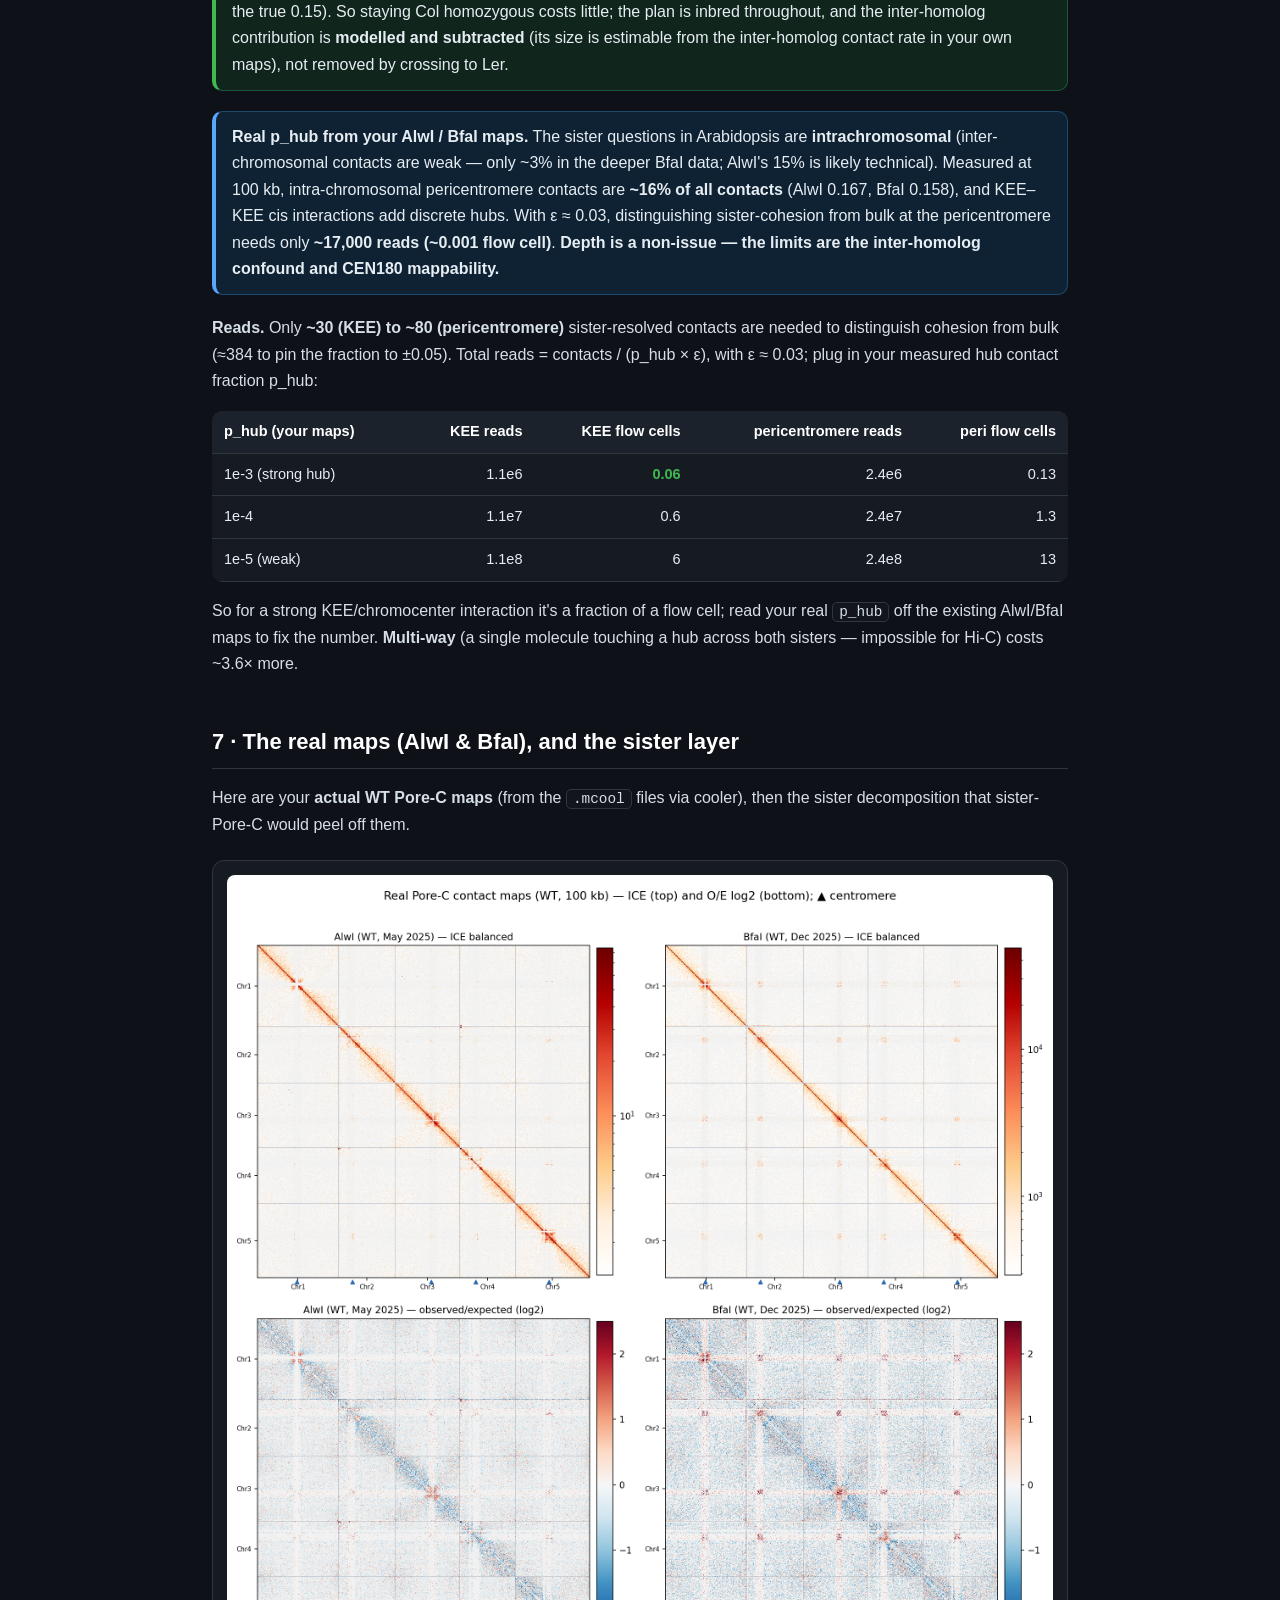
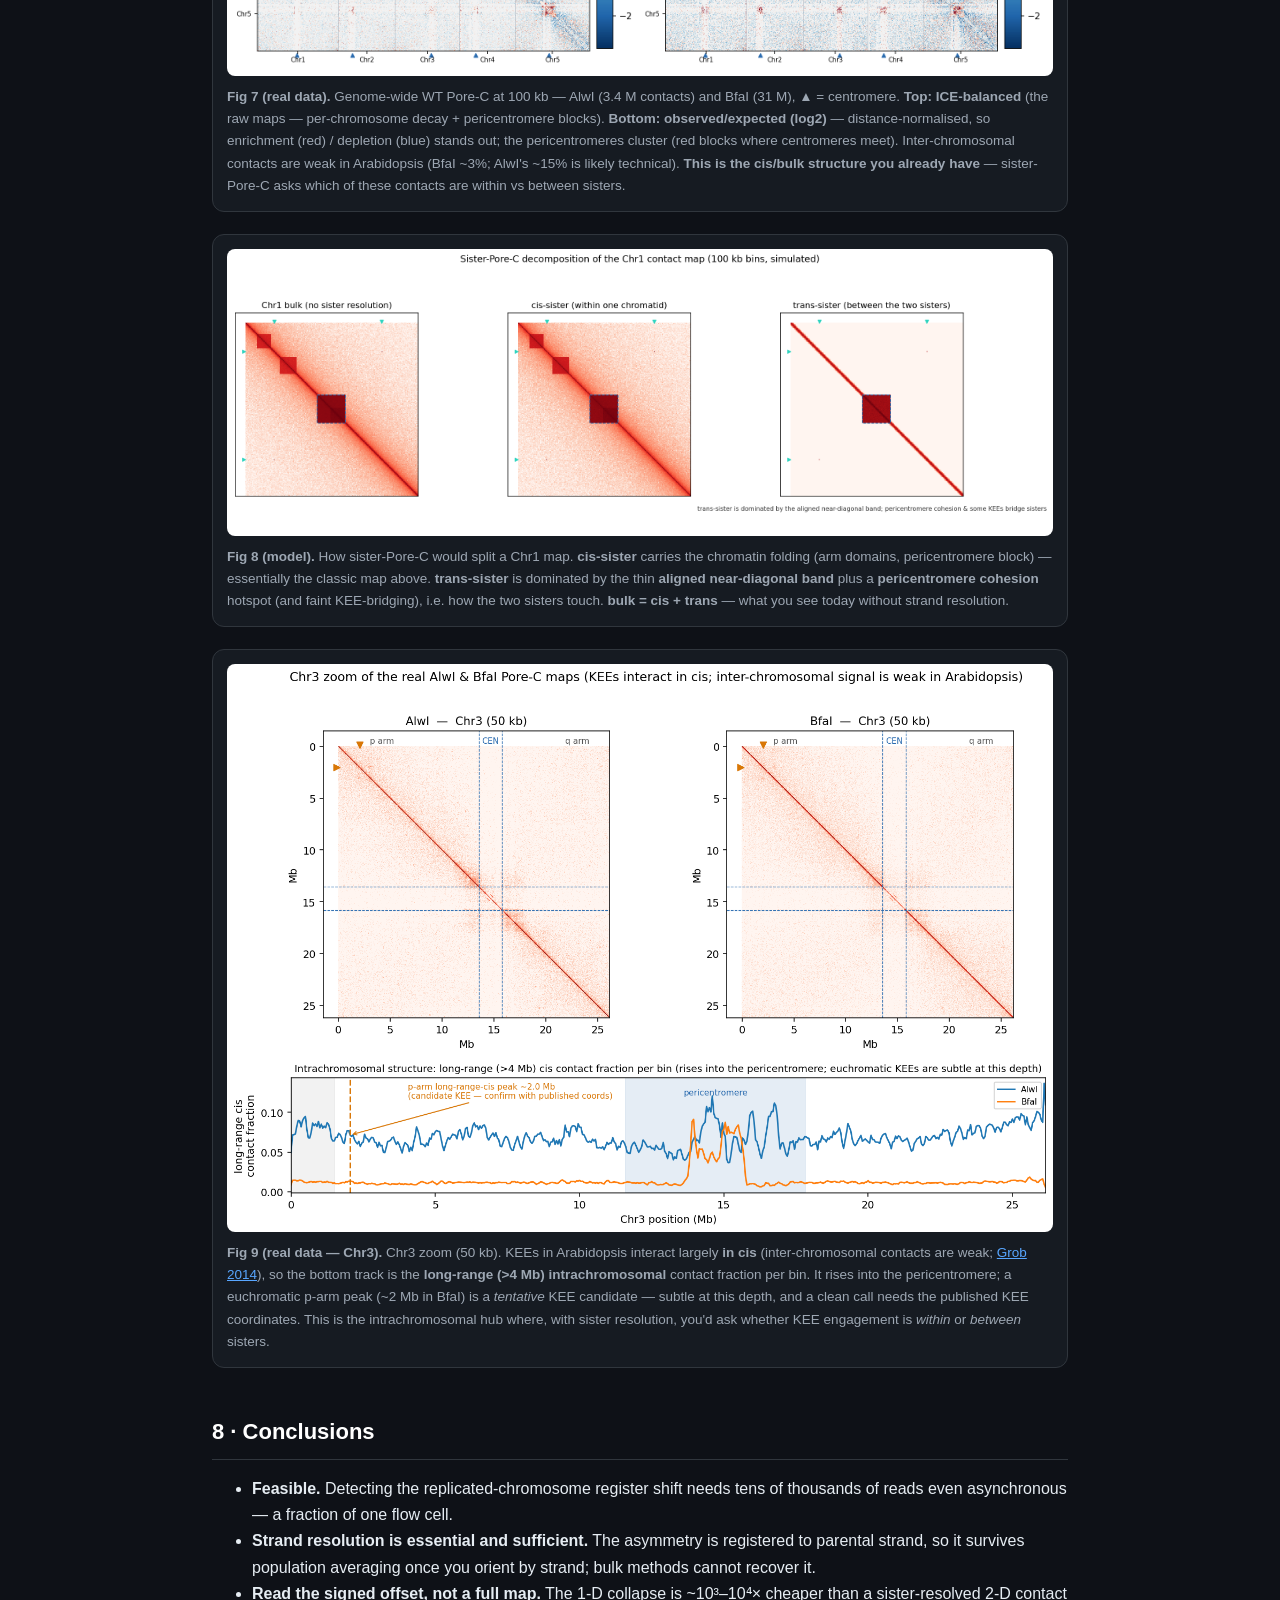
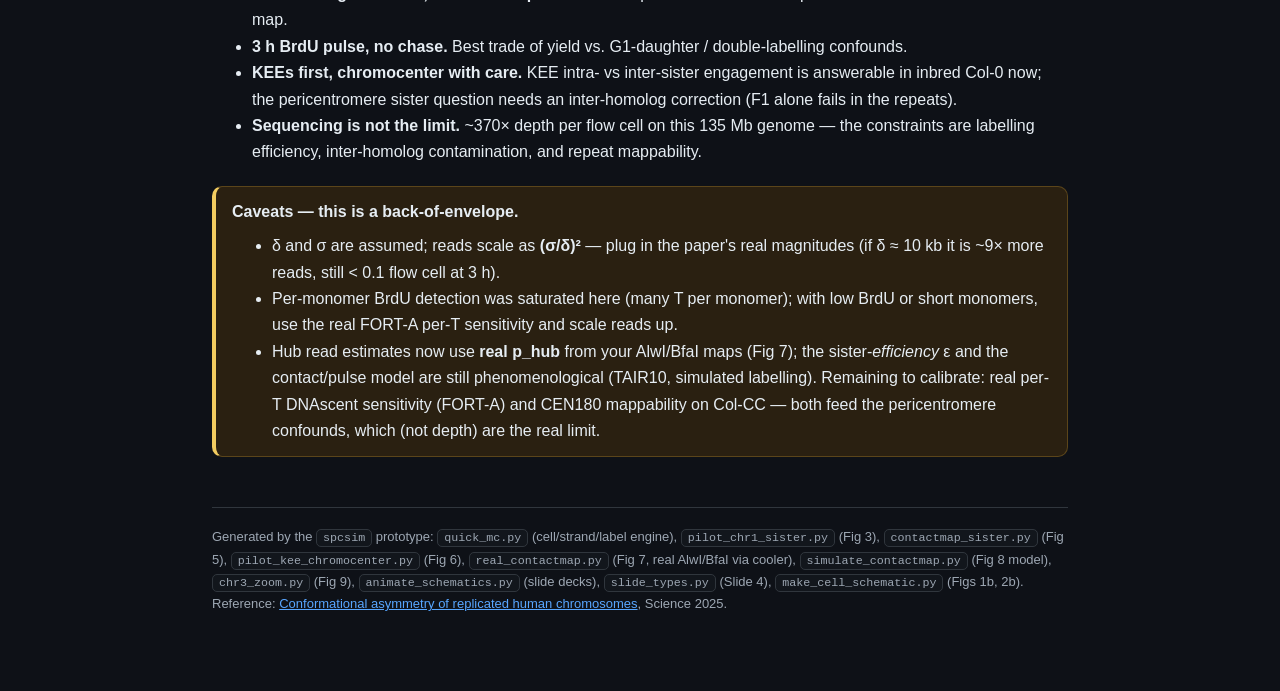
<file: spcsim/report/index.html>
<!DOCTYPE html>
<html lang="en">
<head>
<meta charset="utf-8">
<meta name="viewport" content="width=device-width, initial-scale=1">
<title>Sister-Pore-C in asynchronous Arabidopsis — feasibility report</title>
<style>
  :root{--bg:#0e1117;--panel:#161b22;--line:#30363d;--fg:#e6edf3;--mut:#9da7b3;
        --blue:#58a6ff;--teal:#2dd4bf;--yel:#f2cc60;--red:#f85149;--green:#3fb950;--purp:#bc8cff;}
  *{box-sizing:border-box}
  body{margin:0;background:var(--bg);color:var(--fg);font:16px/1.65 -apple-system,Segoe UI,Roboto,sans-serif;}
  .wrap{max-width:900px;margin:0 auto;padding:0 22px 80px}
  header{padding:48px 0 8px}
  h1{font-size:30px;line-height:1.2;margin:0 0 10px;font-weight:700}
  h2{font-size:22px;margin:46px 0 12px;color:#fff;border-bottom:1px solid var(--line);padding-bottom:8px}
  h3{font-size:17px;margin:26px 0 6px;color:var(--yel)}
  p{color:#d6dee7}
  .byline{color:var(--mut);font-size:14px;margin:0 0 8px}
  .lead{font-size:18px;color:#cdd6df}
  a{color:var(--blue)}
  code{background:#12161c;border:1px solid var(--line);border-radius:5px;padding:1px 6px;font-size:.9em}
  figure{margin:22px 0;background:var(--panel);border:1px solid var(--line);border-radius:12px;padding:14px}
  figure img{width:100%;border-radius:8px;display:block}
  figcaption{color:var(--mut);font-size:13.5px;margin-top:10px}
  .callout{background:#10261c;border:1px solid #1d573b;border-left:4px solid var(--green);
           border-radius:10px;padding:12px 16px;margin:20px 0}
  .callout.warn{background:#2a2011;border-color:#5b451a;border-left-color:var(--yel)}
  .callout.key{background:#0f2233;border-color:#1c4a6e;border-left-color:var(--blue)}
  table{width:100%;border-collapse:collapse;margin:16px 0;font-size:14.5px;background:var(--panel);border-radius:10px;overflow:hidden}
  th,td{padding:9px 12px;text-align:right;border-bottom:1px solid var(--line)}
  th:first-child,td:first-child{text-align:left}
  thead th{background:#1b222b;color:#fff}
  tr td.best{color:var(--green);font-weight:600}
  .tag{display:inline-block;font-size:12px;color:var(--mut);border:1px solid var(--line);border-radius:20px;padding:2px 10px;margin-right:6px}
  .grid2{display:grid;grid-template-columns:1fr 1fr;gap:14px}
  @media(max-width:640px){.grid2{grid-template-columns:1fr}}
  footer{color:var(--mut);font-size:13px;border-top:1px solid var(--line);margin-top:50px;padding-top:18px}
  em.hl{color:var(--yel);font-style:normal}
  .deckframe img{width:100%;border-radius:8px;display:none;background:var(--bg)}
  .deckframe img.active{display:block}
  .decknav{display:flex;align-items:center;justify-content:center;gap:18px;margin-top:8px}
  .decknav button{background:#2b6cb0;color:#fff;border:0;border-radius:8px;padding:6px 16px;font-size:18px;cursor:pointer;line-height:1}
  .decknav button:hover{background:#3b82c4}
  .dcount{color:var(--mut);font-size:13px;min-width:54px;text-align:center}
</style>
</head>
<body>
<div class="wrap">
<header>
  <span class="tag">feasibility report</span><span class="tag">spcsim · prototype</span>
  <h1>Can asynchronous BrdU Pore-C resolve sister chromatids —<br>and detect the conformational asymmetry of replicated chromosomes?</h1>
  <p class="byline">Jacob González Isa · Henderson Lab, University of Cambridge · Monte-Carlo back-of-envelope (not the final tool)</p>
  <p class="lead">Short answer: <em class="hl">yes</em>. The method is accurate whenever it fires; asynchrony costs <em class="hl">read depth, not correctness</em>. The replicated-chromosome <b>register shift</b> is registered to parental-strand orientation — exactly what the BrdU strand read reveals — so it is detectable from a fraction of one flow cell, while bulk Hi-C/Pore-C cannot see it at all.</p>
</header>

<h2>1 · The idea: BrdU turns strand into sister identity</h2>
<p>After one S phase in BrdU, each sister chromatid carries BrdU on a <b>defined strand</b>: the sister that inherited the parental Watson strand (call it <b>pW</b>) has its nascent Crick strand labelled; <b>pC</b> is the mirror. Nanopore reads one random strand per monomer, so a BrdU+ monomer read on strand X must come from the sister with BrdU on X. Chromatid identity is continuous along the chromosome (no sister-chromatid exchange).</p>
<figure>
  <div class="deck" id="deck-lab"><div class="deckframe">
    <img class="dslide active" src="slide_labelling_1.png"><img class="dslide" src="slide_labelling_2.png">
    <img class="dslide" src="slide_labelling_3.png"><img class="dslide" src="slide_labelling_4.png">
  </div><div class="decknav"><button onclick="deckStep('deck-lab',-1)">◀</button><span class="dcount">1 / 4</span><button onclick="deckStep('deck-lab',1)">▶</button></div></div>
  <figcaption><b>Fig 1.</b> One S phase in BrdU produces two sisters labelled on opposite strands (pW: BrdU on C; pC: BrdU on W). This strand→sister map is the whole basis of the method.</figcaption>
</figure>
<figure>
  <img src="slide_chromatids_cell.png" alt="chromatids in a G2 nucleus and the three contact types">
  <figcaption><b>Fig 1b.</b> One G2 nucleus. Each homologue (A, B — identical sequence, different molecules) has replicated into two sister chromatids (pW, pC), each carrying BrdU on a defined strand. Every monomer pair is <b>cis-sister</b> (within one chromatid), <b>trans-sister</b> (between the two sisters of one homologue), or <b>inter-homolog</b> (between homologues — the inbred confound).</figcaption>
</figure>

<h2>2 · Reading a concatemer → a sister call</h2>
<p>A Pore-C read is a concatemer of several monomers from one nucleus. For any two monomers on the same chromosome: <b>both BrdU+ and read on the same strand → cis-sister</b> (same chromatid); <b>both BrdU+ on opposite strands → trans-sister</b> (between the two sisters). If a monomer is not BrdU+, it can't be assigned (unless rescued by proximity to a labelled one, ≤100 kb).</p>
<figure>
  <div class="deck" id="deck-read"><div class="deckframe">
    <img class="dslide active" src="slide_read_1.png"><img class="dslide" src="slide_read_2.png"><img class="dslide" src="slide_read_3.png"><img class="dslide" src="slide_read_4.png">
  </div><div class="decknav"><button onclick="deckStep('deck-read',-1)">◀</button><span class="dcount">1 / 4</span><button onclick="deckStep('deck-read',1)">▶</button></div></div>
  <figcaption><b>Fig 2.</b> Strand + label of two monomers yields the sister call. The failure mode in asynchronous tissue is simply that too few monomers are BrdU+, not that the calls are wrong. <b>Slide 4</b> shows the monomer-type breakdown at a 3 h pulse.</figcaption>
</figure>
<div class="callout"><b>Does "both BrdU−" mean same chromatid? No.</b> Each sister carries one parental (unlabelled) and one nascent (BrdU) strand, so a BrdU− read is the <b>parental strand of <em>either</em> sister</b> — or unreplicated DNA. In an asynchronous 3 h pulse, of all monomers only <b>~7% are BrdU+</b>; the rest are BrdU−, mostly <b>~76% unreplicated (no sister at all)</b>, ~11% unlabelled sisters, and ~7% parental strands of a labelled sister (rescuable). Two BrdU− monomers from a replicated cell are ≈<b>50:50 same vs different</b> sister — no information. That is exactly why the naive "all_reads" rule collapses to a coin toss without the BrdU+ anchor (Slide 4).</div>
<figure>
  <img src="slide_rescue.png" alt="the rescue rule: a BrdU+ anchor lets a nearby BrdU- monomer be used">
  <figcaption><b>Fig 2b — "rescuable if anchored".</b> A lone BrdU− monomer is ambiguous. But a BrdU+ monomer ≤100 kb away <em>in the same read</em> proves that stretch replicated in the pulse; since chromatid identity is continuous (no sister-chromatid exchange), the BrdU− monomer is the parental strand of the same chromatid and its sister is read off its strand. No nearby anchor → it could be unreplicated → discard. (This is the M2 rescue rule.)</figcaption>
</figure>

<h2>3 · The cost of asynchrony (pilot: one Chr1 trans-sister contact)</h2>
<p>In root tips most cells did not replicate during the pulse, so a planted trans-sister contact only <em class="hl">exists as a resolvable sister pair</em> in a minority of cells. At a Chr1 pericentromere locus:</p>
<table>
  <thead><tr><th>quantity</th><th>ideal G2 (sync)</th><th>async 3 h pulse</th></tr></thead>
  <tbody>
  <tr><td>P(contact is a resolvable sister pair)</td><td>1.00</td><td>0.19</td></tr>
  <tr><td>capture efficiency ε (≤100 kb, with rescue)</td><td>0.75</td><td>0.10</td></tr>
  <tr><td>capture efficiency ε (&gt;100 kb, no rescue)</td><td>0.25</td><td>0.033</td></tr>
  <tr><td>call purity (correct / all trans calls)</td><td>1.00</td><td>&gt;0.99</td></tr>
  </tbody>
</table>
<div class="callout"><b>Accuracy is not the problem.</b> Whenever a call is made it is &gt;99% correct, with ~0.15% G1-daughter contamination. Asynchrony costs <b>~7× more reads</b> than perfect synchrony (driven mostly by only ~19% of cells being in the right state), not accuracy.</div>
<figure>
  <img src="pilot_chr1_sister.png" alt="sister-resolution efficiency and reads-to-detect vs separation">
  <figcaption><b>Fig 3.</b> Left: sister-resolution efficiency ε vs A–B separation (rescue keeps ≤100 kb high). Right: reads to accumulate 10 informative trans-sister pairs at a given separation, genome-wide on Chr1.</figcaption>
</figure>
<p>Reads to accumulate 10 informative trans-sister pairs at a separation, <b>anywhere on Chr1</b> (the practical, aggregated readout):</p>
<table>
  <thead><tr><th>separation</th><th>ideal</th><th>async 3 h</th></tr></thead>
  <tbody>
  <tr><td>10 kb</td><td>330</td><td class="best">2,400</td></tr>
  <tr><td>100 kb</td><td>1,200</td><td class="best">8,700</td></tr>
  <tr><td>500 kb</td><td>13,000</td><td>98,000</td></tr>
  <tr><td>2 Mb</td><td>40,000</td><td>302,000</td></tr>
  </tbody>
</table>
<div class="callout warn"><b>You will not see individual trans-sister pixels.</b> A single specific A–B pair needs millions–hundreds of millions of reads. The observable is the <b>aggregated / binned trans-sister signal</b> (by distance, by region) — that is cheap even asynchronous.</div>

<h2>4 · The target: conformational asymmetry of replicated chromosomes</h2>
<p>The Gerlich lab (<a href="https://www.biorxiv.org/content/10.1101/2025.07.09.663929v1" target="_blank" rel="noopener">Science 2025, biorxiv 2025.07.09.663929</a>) showed with sister-chromatid-sensitive Hi-C that sisters are consistently <b>staggered by a register shift δ along the 5′→3′ direction of the inherited strand</b> — trans-sister contacts peak at <code>j − i = +δ</code>, not at 0, explained by directionally-misaligned cohesive cohesin.</p>
<div class="callout key"><b>Why sister-Pore-C is the right tool.</b> The shift is <b>registered to parental-strand orientation</b>. The BrdU strand read tells you which sister each labelled monomer is on, so every trans-sister contact can be <b>signed</b> along that axis. Bulk Hi-C/Pore-C can't orient the pair, so +δ and −δ superimpose into a symmetric diagonal — <b>the asymmetry is invisible without strand resolution.</b></div>
<figure>
  <div class="deck" id="deck-asym"><div class="deckframe">
    <img class="dslide active" src="slide_asym_1.png"><img class="dslide" src="slide_asym_2.png">
    <img class="dslide" src="slide_asym_3.png"><img class="dslide" src="slide_asym_4.png">
  </div><div class="decknav"><button onclick="deckStep('deck-asym',-1)">◀</button><span class="dcount">1 / 4</span><button onclick="deckStep('deck-asym',1)">▶</button></div></div>
  <figcaption><b>Fig 4.</b> Strand-oriented trans-sister contacts (blue) build a peak at +δ as reads accumulate; the running mean lands on the true shift. Bulk (grey), with no strand information, stays symmetric at 0. The asymmetry lives entirely in the <em>signed</em> offset.</figcaption>
</figure>

<h2>5 · Detection by BrdU pulse length</h2>
<p>The register shift is a <b>1-D statistic</b> (mean signed offset), not a 2-D map — so it needs only <b>~56 oriented trans-sister contacts</b> for 80% power (assuming δ = 30 kb, spread σ = 80 kb). Longer BrdU pulses label more cells and cut the read requirement:</p>
<table>
  <thead><tr><th>BrdU pulse</th><th>oriented trans / read</th><th>reads for 80% power</th><th>flow cells (50 Gb)</th></tr></thead>
  <tbody>
  <tr><td>ideal G2 (ceiling)</td><td>5.0e-3</td><td>11,000</td><td>0.001</td></tr>
  <tr><td>1 h pulse</td><td>1.9e-4</td><td>301,000</td><td>0.017</td></tr>
  <tr><td>3 h pulse</td><td>6.7e-4</td><td class="best">83,000</td><td class="best">0.005</td></tr>
  <tr><td>6 h pulse</td><td>1.2e-3</td><td>46,000</td><td>0.003</td></tr>
  </tbody>
</table>
<div class="callout key"><b>Depth is not the bottleneck in Arabidopsis.</b> A flow cell yields ~50 Gb; the genome is only 135 Mb → <b>~370× coverage per flow cell</b> (~18 M Pore-C reads at ~2.7 kb/read). So detecting the register shift at a 3 h pulse costs ≈0.005 of a flow cell — you are limited by biology and confounds, not sequencing.</div>
<figure>
  <img src="contactmap_sister.png" alt="sister-resolved contact maps and reads-to-detect by pulse length">
  <figcaption><b>Fig 5.</b> Top: ground-truth vs strand-oriented recovered trans-sister maps (3 h, 6 h pulse). Bottom-left: strand-oriented offset recovers +δ; bulk is symmetric. Bottom-middle: reads-to-detect vs shift size and pulse. Bottom-right: recovered stagger matches truth at every pulse.</figcaption>
</figure>
<div class="callout"><b>Pulse recommendation.</b> 1 h → 3 h is the big win (~6× fewer reads, because a 1 h pulse is shorter than S so co-labelling of both loci is rare). 3 h → 6 h is only ~1.8× more and 6 h starts accruing post-mitotic G1-daughter contamination. <b>3 h is the sweet spot</b> — the whole asymmetry measurement costs ≈0.005 of a flow cell.</div>

<h2>6 · KEE / chromocenter interactions: intra- vs inter-sister</h2>
<p>Beyond the asymmetry, the more Arabidopsis-native use is to decompose your prominent hubs — the <b>KNOT / KEEs</b> (intrachromosomal long-range hubs) and the <b>pericentromere</b> — into cis-sister (within one chromatid), trans-sister (between sisters), and inter-homolog contacts. Is a KEE–KEE cis interaction intra-sister, inter-sister, or both? And is pericentromere clustering driven by <b>sister cohesion</b> or by <b>sister-agnostic bulk aggregation</b>?</p>
<figure>
  <img src="pilot_kee_chromocenter.png" alt="KEE/chromocenter sister decomposition, inter-homolog bias, F1 rescue, multi-way cost">
  <figcaption><b>Fig 6.</b> Left: recovered trans-sister fraction vs truth — KEEs are unbiased in inbred Col-0, but at the pericentromere inter-homolog contacts inflate "bulk" (true 0.15) to ~0.30. Middle: reads to distinguish sister-cohesion from bulk vs how enriched your hub is (p_hub). Right: a 3-way sister-spanning hub costs one extra BrdU coin-flip (~3.6×).</figcaption>
</figure>
<table>
  <thead><tr><th>region</th><th>scenario (true)</th><th>inbred Col-0</th><th>Col×Ler F1</th></tr></thead>
  <tbody>
  <tr><td>KEE (arm)</td><td>cohesion (0.50)</td><td>0.50</td><td>0.50</td></tr>
  <tr><td>KEE (arm)</td><td>bulk (0.15)</td><td class="best">0.17</td><td>0.16</td></tr>
  <tr><td>pericentromere</td><td>cohesion (0.50)</td><td>0.51</td><td>0.51</td></tr>
  <tr><td>pericentromere</td><td>bulk (0.15)</td><td>0.30 ⚠</td><td>0.29 ⚠</td></tr>
  </tbody>
</table>
<div class="callout warn"><b>The chromocenter trap.</b> At the pericentromere, inter-homolog contacts (~40%) inflate the inbred trans-sister estimate — <b>bulk clustering (true 0.15) reads as 0.30</b>, which can be mistaken for partial sister cohesion. <b>KEEs (euchromatic, low inter-homolog) are the clean first target</b> — answerable in inbred Col-0 today.</div>
<div class="callout"><b>Inbred Col-0 only — no F1.</b> The F1 column above is just to show what haplotagging <em>would</em> buy: at the pericentromere, almost nothing (repeats block haplotagging → only ~6% of inter-homolog pairs identified, 0.29 vs the true 0.15). So staying Col homozygous costs little; the plan is inbred throughout, and the inter-homolog contribution is <b>modelled and subtracted</b> (its size is estimable from the inter-homolog contact rate in your own maps), not removed by crossing to Ler.</div>
<div class="callout key"><b>Real p_hub from your AlwI / BfaI maps.</b> The sister questions in Arabidopsis are <b>intrachromosomal</b> (inter-chromosomal contacts are weak — only ~3% in the deeper BfaI data; AlwI's 15% is likely technical). Measured at 100 kb, intra-chromosomal pericentromere contacts are <b>~16% of all contacts</b> (AlwI 0.167, BfaI 0.158), and KEE–KEE cis interactions add discrete hubs. With ε ≈ 0.03, distinguishing sister-cohesion from bulk at the pericentromere needs only <b>~17,000 reads (~0.001 flow cell)</b>. <b>Depth is a non-issue — the limits are the inter-homolog confound and CEN180 mappability.</b></div>
<p><b>Reads.</b> Only <b>~30 (KEE) to ~80 (pericentromere)</b> sister-resolved contacts are needed to distinguish cohesion from bulk (≈384 to pin the fraction to ±0.05). Total reads = contacts / (p_hub × ε), with ε ≈ 0.03; plug in your measured hub contact fraction p_hub:</p>
<table>
  <thead><tr><th>p_hub (your maps)</th><th>KEE reads</th><th>KEE flow cells</th><th>pericentromere reads</th><th>peri flow cells</th></tr></thead>
  <tbody>
  <tr><td>1e-3 (strong hub)</td><td>1.1e6</td><td class="best">0.06</td><td>2.4e6</td><td>0.13</td></tr>
  <tr><td>1e-4</td><td>1.1e7</td><td>0.6</td><td>2.4e7</td><td>1.3</td></tr>
  <tr><td>1e-5 (weak)</td><td>1.1e8</td><td>6</td><td>2.4e8</td><td>13</td></tr>
  </tbody>
</table>
<p>So for a strong KEE/chromocenter interaction it's a fraction of a flow cell; read your real <code>p_hub</code> off the existing AlwI/BfaI maps to fix the number. <b>Multi-way</b> (a single molecule touching a hub across both sisters — impossible for Hi-C) costs ~3.6× more.</p>

<h2>7 · The real maps (AlwI &amp; BfaI), and the sister layer</h2>
<p>Here are your <b>actual WT Pore-C maps</b> (from the <code>.mcool</code> files via cooler), then the sister decomposition that sister-Pore-C would peel off them.</p>
<figure>
  <img src="real_contactmap_AlwI_BfaI.png" alt="real AlwI and BfaI Pore-C contact maps of Arabidopsis">
  <figcaption><b>Fig 7 (real data).</b> Genome-wide WT Pore-C at 100 kb — AlwI (3.4 M contacts) and BfaI (31 M), ▲ = centromere. <b>Top: ICE-balanced</b> (the raw maps — per-chromosome decay + pericentromere blocks). <b>Bottom: observed/expected (log2)</b> — distance-normalised, so enrichment (red) / depletion (blue) stands out; the pericentromeres cluster (red blocks where centromeres meet). Inter-chromosomal contacts are weak in Arabidopsis (BfaI ~3%; AlwI's ~15% is likely technical). <b>This is the cis/bulk structure you already have</b> — sister-Pore-C asks which of these contacts are within vs between sisters.</figcaption>
</figure>
<figure>
  <img src="contactmap_sister_decomp.png" alt="Chr1 bulk vs cis-sister vs trans-sister contact maps (model)">
  <figcaption><b>Fig 8 (model).</b> How sister-Pore-C would split a Chr1 map. <b>cis-sister</b> carries the chromatin folding (arm domains, pericentromere block) — essentially the classic map above. <b>trans-sister</b> is dominated by the thin <b>aligned near-diagonal band</b> plus a <b>pericentromere cohesion</b> hotspot (and faint KEE-bridging), i.e. how the two sisters touch. <b>bulk = cis + trans</b> — what you see today without strand resolution.</figcaption>
</figure>
<figure>
  <img src="chr3_zoom_AlwI_BfaI.png" alt="Chr3 zoom of real AlwI and BfaI maps with data-driven KEE detection">
  <figcaption><b>Fig 9 (real data — Chr3).</b> Chr3 zoom (50 kb). KEEs in Arabidopsis interact largely <b>in cis</b> (inter-chromosomal contacts are weak; <a href="https://www.cell.com/article/S1097-2765(14)00602-9/fulltext" target="_blank" rel="noopener">Grob 2014</a>), so the bottom track is the <b>long-range (&gt;4 Mb) intrachromosomal</b> contact fraction per bin. It rises into the pericentromere; a euchromatic p-arm peak (~2 Mb in BfaI) is a <em>tentative</em> KEE candidate — subtle at this depth, and a clean call needs the published KEE coordinates. This is the intrachromosomal hub where, with sister resolution, you'd ask whether KEE engagement is <em>within</em> or <em>between</em> sisters.</figcaption>
</figure>

<h2>8 · Conclusions</h2>
<ul>
  <li><b>Feasible.</b> Detecting the replicated-chromosome register shift needs tens of thousands of reads even asynchronous — a fraction of one flow cell.</li>
  <li><b>Strand resolution is essential and sufficient.</b> The asymmetry is registered to parental strand, so it survives population averaging once you orient by strand; bulk methods cannot recover it.</li>
  <li><b>Read the signed offset, not a full map.</b> The 1-D collapse is ~10³–10⁴× cheaper than a sister-resolved 2-D contact map.</li>
  <li><b>3 h BrdU pulse, no chase.</b> Best trade of yield vs. G1-daughter / double-labelling confounds.</li>
  <li><b>KEEs first, chromocenter with care.</b> KEE intra- vs inter-sister engagement is answerable in inbred Col-0 now; the pericentromere sister question needs an inter-homolog correction (F1 alone fails in the repeats).</li>
  <li><b>Sequencing is not the limit.</b> ~370× depth per flow cell on this 135 Mb genome — the constraints are labelling efficiency, inter-homolog contamination, and repeat mappability.</li>
</ul>

<div class="callout warn">
<b>Caveats — this is a back-of-envelope.</b>
<ul style="margin:8px 0 0">
  <li>δ and σ are assumed; reads scale as <b>(σ/δ)²</b> — plug in the paper's real magnitudes (if δ ≈ 10 kb it is ~9× more reads, still &lt; 0.1 flow cell at 3 h).</li>
  <li>Per-monomer BrdU detection was saturated here (many T per monomer); with low BrdU or short monomers, use the real FORT-A per-T sensitivity and scale reads up.</li>
  <li>Hub read estimates now use <b>real p_hub</b> from your AlwI/BfaI maps (Fig 7); the sister-<em>efficiency</em> ε and the contact/pulse model are still phenomenological (TAIR10, simulated labelling). Remaining to calibrate: real per-T DNAscent sensitivity (FORT-A) and CEN180 mappability on Col-CC — both feed the pericentromere confounds, which (not depth) are the real limit.</li>
</ul>
</div>

<footer>
  Generated by the <code>spcsim</code> prototype: <code>quick_mc.py</code> (cell/strand/label engine),
  <code>pilot_chr1_sister.py</code> (Fig 3), <code>contactmap_sister.py</code> (Fig 5),
  <code>pilot_kee_chromocenter.py</code> (Fig 6), <code>real_contactmap.py</code> (Fig 7, real AlwI/BfaI via cooler), <code>simulate_contactmap.py</code> (Fig 8 model), <code>chr3_zoom.py</code> (Fig 9), <code>animate_schematics.py</code> (slide decks), <code>slide_types.py</code> (Slide 4), <code>make_cell_schematic.py</code> (Figs 1b, 2b). Reference:
  <a href="https://www.biorxiv.org/content/10.1101/2025.07.09.663929v1" target="_blank" rel="noopener">Conformational asymmetry of replicated human chromosomes</a>, Science 2025.
</footer>
</div>
<script>
function deckStep(id, dir){
  const d = document.getElementById(id);
  const imgs = [...d.querySelectorAll('.dslide')];
  let i = imgs.findIndex(x => x.classList.contains('active'));
  imgs[i].classList.remove('active');
  i = (i + dir + imgs.length) % imgs.length;
  imgs[i].classList.add('active');
  d.querySelector('.dcount').textContent = (i + 1) + ' / ' + imgs.length;
}
// arrow keys step the deck nearest the viewport centre
document.addEventListener('keydown', e => {
  if (e.key !== 'ArrowLeft' && e.key !== 'ArrowRight') return;
  const decks = [...document.querySelectorAll('.deck')];
  if (!decks.length) return;
  const mid = window.innerHeight / 2;
  const near = decks.reduce((a, b) => {
    const da = Math.abs(a.getBoundingClientRect().top + a.offsetHeight/2 - mid);
    const db = Math.abs(b.getBoundingClientRect().top + b.offsetHeight/2 - mid);
    return db < da ? b : a;
  });
  deckStep(near.id, e.key === 'ArrowRight' ? 1 : -1);
});
</script>
</body>
</html>
</file>
<file: webapp/style.css>
:root { --bg:#f6f7f9; --card:#fff; --ink:#1c2530; --mut:#667; --acc:#2b6cb0; --good:#2f855a; --bad:#c53030; --line:#e2e6ea; }
* { box-sizing:border-box; }
body { margin:0; font:15px/1.5 system-ui,-apple-system,Segoe UI,Roboto,sans-serif; color:var(--ink); background:var(--bg); }
header, main, footer { max-width:960px; margin:0 auto; padding:0 20px; }
header { padding-top:28px; }
h1 { font-size:26px; margin:0 0 6px; }
.sub { color:var(--mut); margin:0 0 8px; max-width:70ch; }
.ack { font-size:13px; color:var(--ink); background:#eef4fb; border-left:3px solid var(--acc); padding:8px 12px; border-radius:6px; margin:0 0 8px; max-width:70ch; }
a { color:var(--acc); }
.card { background:var(--card); border:1px solid var(--line); border-radius:10px; padding:18px 20px; margin:16px 0; }
h2 { font-size:18px; margin:0 0 12px; }
.inputs { display:flex; flex-wrap:wrap; gap:16px; align-items:flex-end; }
label { display:flex; flex-direction:column; gap:4px; font-weight:600; font-size:14px; }
label small { font-weight:400; color:var(--mut); }
input[type=file], input[type=text], select { font:inherit; padding:7px 9px; border:1px solid var(--line); border-radius:7px; background:#fff; }
.custom { margin-top:14px; }
.custom input { max-width:420px; }
button { font:inherit; font-weight:600; cursor:pointer; border:0; border-radius:8px; padding:9px 16px; background:var(--acc); color:#fff; }
button:disabled { opacity:.45; cursor:not-allowed; }
button.ghost { background:#eef2f6; color:var(--ink); }
button.small { padding:4px 10px; font-size:13px; float:right; }
.enztools { display:flex; gap:8px; align-items:center; margin-bottom:10px; flex-wrap:wrap; }
.enztools input { flex:1; min-width:200px; }
.enzlist { display:grid; grid-template-columns:repeat(auto-fill,minmax(210px,1fr)); gap:4px 14px; max-height:280px; overflow:auto; border:1px solid var(--line); border-radius:8px; padding:10px; background:#fafbfc; }
.enz { display:flex; align-items:center; gap:7px; font-weight:500; font-size:14px; }
.enz code { color:var(--mut); font-size:13px; }
.enz .star { color:#d69e2e; }
.tablefilter { width:100%; max-width:340px; margin-bottom:10px; }
.run { text-align:center; }
.run button { padding:11px 28px; font-size:16px; }
.progress { margin-top:14px; height:22px; background:#eef2f6; border-radius:11px; position:relative; overflow:hidden; }
#bar { height:100%; width:0; background:var(--acc); transition:width .15s; }
.progress span { position:absolute; inset:0; display:flex; align-items:center; justify-content:center; font-size:13px; color:var(--ink); }
.filestatus { color:var(--mut); font-size:13px; margin:10px 0 0; }
.hint { color:var(--mut); font-size:13px; margin:0 0 10px; }
.warn { background:#fff5f5; border:1px solid #fdd; color:var(--bad); padding:10px 12px; border-radius:8px; }
.hidden { display:none; }
.plot { width:100%; height:420px; }
.selrow { display:flex; gap:18px; margin-bottom:10px; }
.tablewrap { overflow-x:auto; }
table { border-collapse:collapse; width:100%; font-size:13px; }
th, td { padding:6px 9px; text-align:right; border-bottom:1px solid var(--line); white-space:nowrap; }
th { cursor:pointer; user-select:none; background:#f0f3f6; position:sticky; top:0; }
th:first-child, td:first-child { text-align:left; }
tr.best td { background:#f0fff4; font-weight:600; }
.reco-name { font-size:22px; font-weight:700; color:var(--good); }
.reco-grid { display:grid; grid-template-columns:repeat(auto-fill,minmax(150px,1fr)); gap:10px; margin-top:12px; }
.reco-grid div { background:#f6f8fa; border-radius:8px; padding:8px 10px; }
.reco-grid b { display:block; font-size:12px; color:var(--mut); font-weight:600; }
footer { color:var(--mut); font-size:12px; padding:20px 20px 40px; }
code { background:#eef2f6; padding:1px 5px; border-radius:4px; font-size:.92em; }
</file>
